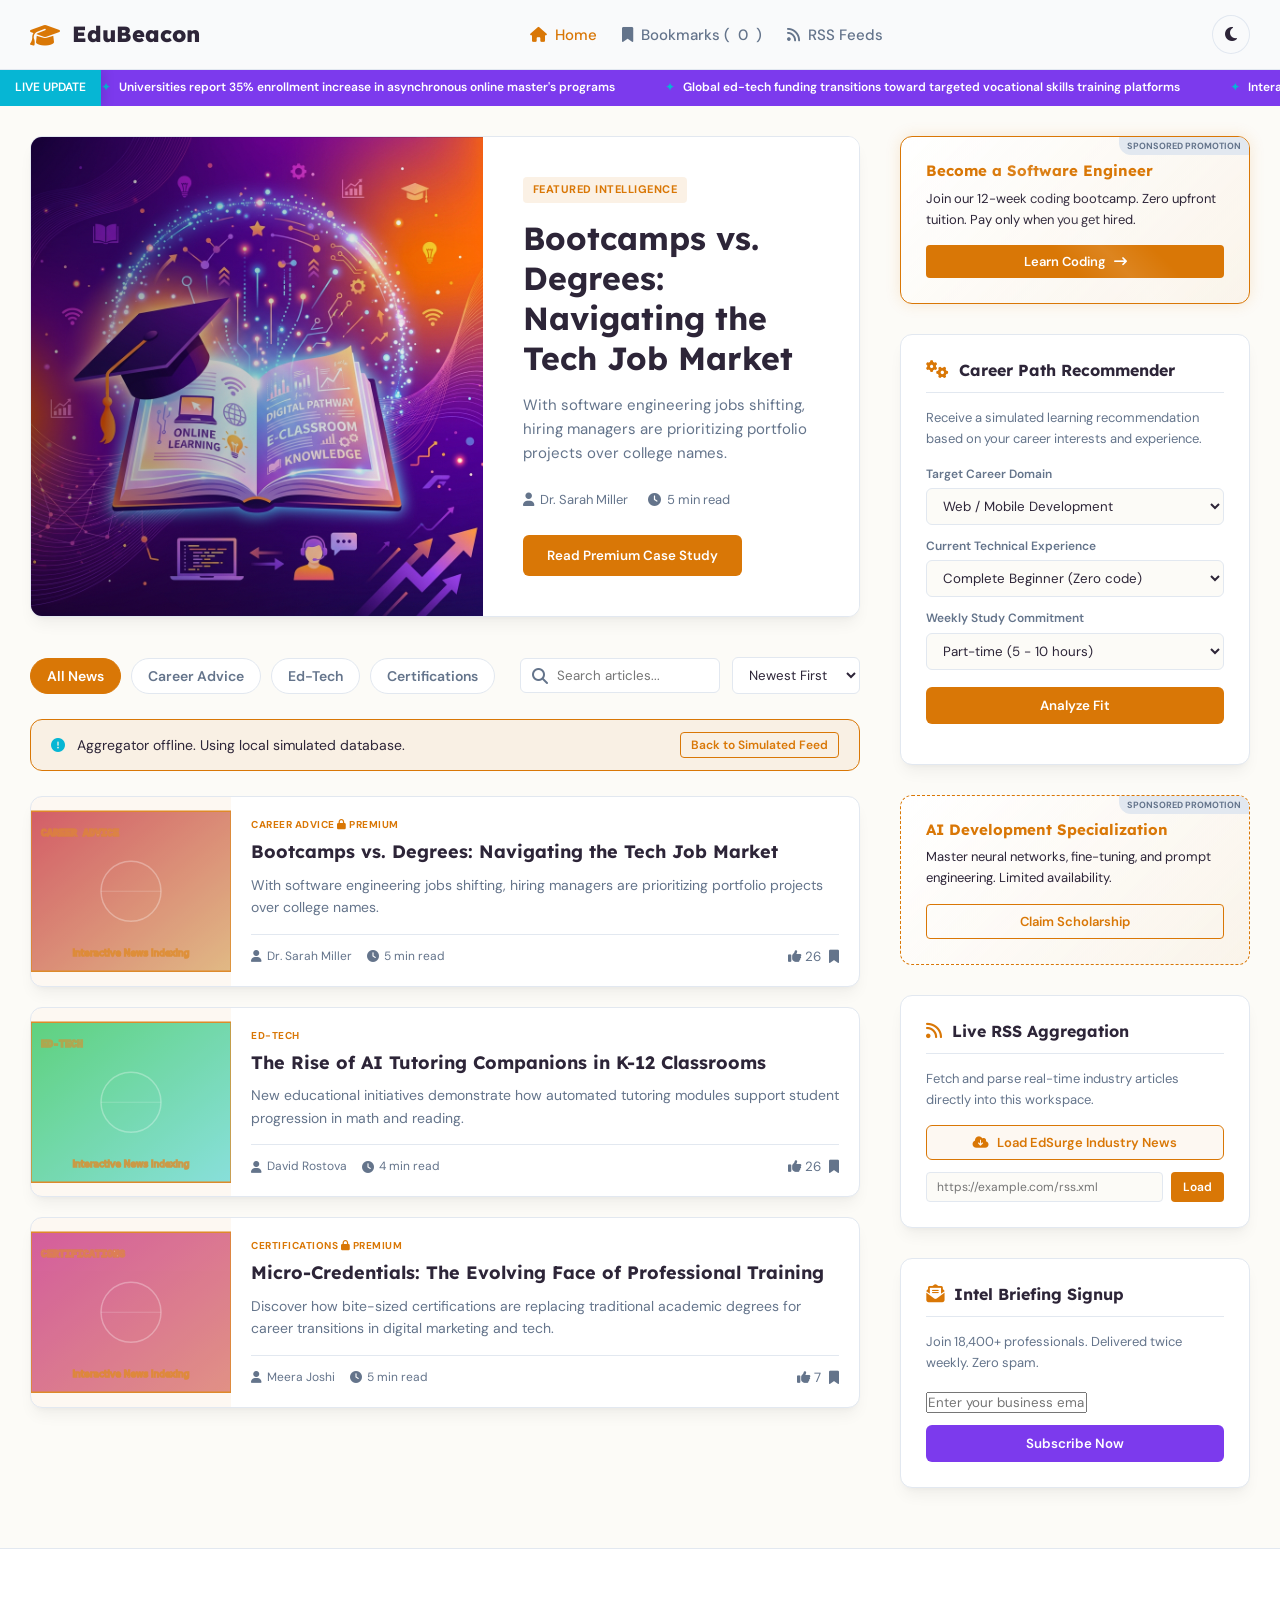
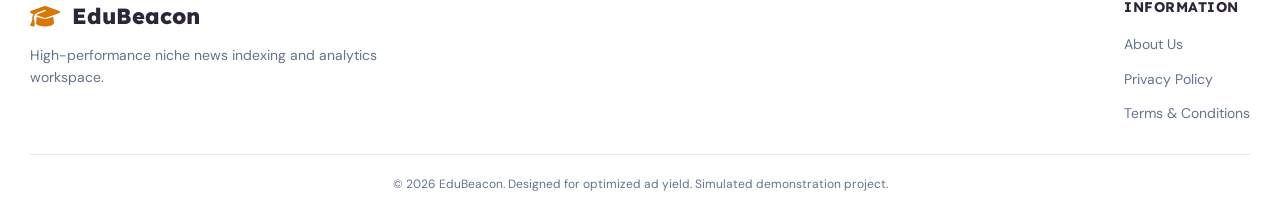
<file: index.html>
<!DOCTYPE html>
<html lang="en">
<head>
    <meta charset="UTF-8">
    <meta name="viewport" content="width=device-width, initial-scale=1.0">
    <title>EduBeacon - Elevating Online Learning</title>
    <meta name="description" content="Your portal for online degree trends, programming bootcamps, AI tutoring developments, and professional skill acquisition.">
    <!-- Google Fonts -->
    <link rel="preconnect" href="https://fonts.googleapis.com">
    <link rel="preconnect" href="https://fonts.gstatic.com" crossorigin>
    <link href="https://fonts.googleapis.com/css2?family=Lexend&family=DM+Sans:wght@300;400;500;600;700&display=swap" rel="stylesheet">
    <!-- Font Awesome Icons -->
    <link rel="stylesheet" href="https://cdnjs.cloudflare.com/ajax/libs/font-awesome/6.4.0/css/all.min.css">
    <!-- Custom CSS -->
    <link rel="stylesheet" href="css/style.css">
</head>
<body>
    <!-- Top Header & Brand Bar -->
    <header id="site-header">
        <div class="header-container">
            <div id="brand-logo" class="logo">
                <i class="fa-solid fa-graduation-cap"></i>
                <span>EduBeacon</span>
            </div>
            
            <nav id="main-nav">
                <div class="nav-links">
                    <a href="#" class="active"><i class="fa-solid fa-house"></i> Home</a>
                    <a href="#" id="bookmark-nav"><i class="fa-solid fa-bookmark"></i> Bookmarks (<span id="bookmark-count">0</span>)</a>
                    <a href="#" id="rss-nav"><i class="fa-solid fa-rss"></i> RSS Feeds</a>
                </div>
            </nav>

            <div class="header-actions">
                <button id="theme-toggle" aria-label="Toggle dark/light theme">
                    <i class="fa-solid fa-moon"></i>
                </button>
            </div>
        </div>
    </header>

    <!-- News Ticker -->
    <div id="news-ticker">
        <div class="ticker-label">LIVE UPDATE</div>
        <div class="ticker-track">
            <div class="ticker-content" id="ticker-content-list">
                <!-- Ticker items dynamically written -->
            </div>
        </div>
    </div>

    <main id="main-content">
        <!-- Main Columns Grid -->
        <div class="feed-layout">
            <!-- Left Column (Swaps between News Feed and Article Detail View) -->
            <section class="news-column">
                
                <!-- 1. Feed View (Visible by default) -->
                <div id="feed-view">
                    <!-- Hero Section -->
                    <section id="hero-banner" class="hero">
                        <div class="hero-image" style="background-image: url('assets/hero.png');">
                            <div class="hero-overlay"></div>
                        </div>
                        <div class="hero-details">
                            <span class="hero-badge">FEATURED INTELLIGENCE</span>
                            <h1 id="hero-title">Loading Featured Intelligence...</h1>
                            <p id="hero-excerpt">Our editors are compiling the latest datasets. Please stand by.</p>
                            <div class="hero-meta">
                                <span id="hero-author"><i class="fa-solid fa-user"></i> Staff Writer</span>
                                <span id="hero-time"><i class="fa-solid fa-clock"></i> 5 min read</span>
                            </div>
                            <button class="hero-btn" id="hero-read-btn">Read Premium Case Study</button>
                        </div>
                    </section>

                    <div class="filter-bar">
                        <div class="categories-tabs" id="category-tabs-container">
                            <button class="tab-btn active" data-category="all">All News</button>
                            <!-- Dynamic Categories -->
                        </div>
                        <div class="search-sort-controls">
                            <div class="search-box">
                                <i class="fa-solid fa-magnifying-glass"></i>
                                <input type="text" id="news-search" placeholder="Search articles...">
                            </div>
                            <select id="news-sort">
                                <option value="newest">Newest First</option>
                                <option value="trending">Most Popular</option>
                                <option value="bookmarks">Saved Only</option>
                            </select>
                        </div>
                    </div>

                    <!-- RSS Feed Load Status -->
                    <div id="rss-status-bar" class="rss-status" style="display: none;">
                        <div class="rss-status-message">
                            <i class="fa-solid fa-circle-notch fa-spin"></i> Fetching active RSS feed from <strong><span id="rss-source-name">Feed</span></strong>...
                        </div>
                        <button id="cancel-rss-btn" class="mini-btn">Back to Simulated Feed</button>
                    </div>

                    <!-- Feed Container -->
                    <div id="news-feed-container" class="news-feed">
                        <!-- News articles list -->
                    </div>
                </div>

                <!-- 2. Article Detail View (Hidden by default) -->
                <div id="article-detail-view" style="display: none;">
                    <div class="detail-card" style="background-color: var(--card-bg); border: 1px solid var(--border-color); border-radius: var(--border-radius); padding: 30px; box-shadow: var(--box-shadow); transition: border-color var(--transition-speed); position: relative; overflow: hidden;">
                        <div id="site-scroll-progress" class="scroll-progress-container" style="display: none; position: absolute; top: 0; left: 0; right: 0; height: 4px; margin: 0; border-radius: 0;">
                            <div id="scroll-progress-bar" class="scroll-progress-fill" style="width: 0%; height: 100%; background-color: var(--primary);"></div>
                        </div>
                        <button id="detail-back-btn" class="back-btn" style="background: none; border: 1px solid var(--border-color); color: var(--text-color); padding: 8px 16px; border-radius: 6px; cursor: pointer; font-weight: 600; display: flex; align-items: center; gap: 8px; margin-bottom: 20px; transition: background-color var(--transition-speed);"><i class="fa-solid fa-arrow-left"></i> Back to Feed</button>
                        
                        <div class="detail-header">
                            <span class="detail-badge" id="detail-category" style="display: inline-block; background-color: rgba(var(--primary-rgb), 0.1); color: var(--primary); font-size: 11px; font-weight: 700; padding: 4px 10px; border-radius: 4px; text-transform: uppercase;">CATEGORY</span>
                            <h2 id="detail-title" style="font-size: 28px; margin-top: 15px; margin-bottom: 15px; font-family: var(--font-heading);">Article Title</h2>
                            <div class="detail-meta" style="display: flex; gap: 20px; color: var(--text-muted); font-size: 13px; margin-bottom: 20px;">
                                <span><i class="fa-solid fa-user"></i> <span id="detail-author">Author</span></span>
                                <span><i class="fa-solid fa-clock"></i> <span id="detail-read-time">5 min read</span></span>
                                <span><i class="fa-solid fa-calendar"></i> <span id="detail-date">Date</span></span>
                            </div>
                        </div>
                        
                        <div class="detail-body" id="detail-body-content" style="font-size: 16px; line-height: 1.8; color: var(--text-color); margin-bottom: 30px;">
                            <!-- Article content -->
                        </div>
                        
                        <!-- Actions Footer -->
                        <div class="detail-actions-footer" style="display: flex; justify-content: space-between; align-items: center; border-top: 1px solid var(--border-color); border-bottom: 1px solid var(--border-color); padding: 20px 0; margin-bottom: 30px; flex-wrap: wrap; gap: 15px;">
                            <button class="action-btn" id="detail-upvote-btn">
                                <i class="fa-solid fa-thumbs-up"></i> Upvote (<span id="detail-upvote-count">0</span>)
                            </button>
                            <button class="action-btn" id="detail-bookmark-btn">
                                <i class="fa-solid fa-bookmark"></i> Bookmark
                            </button>
                            <div class="detail-shares" style="display: flex; align-items: center; gap: 10px; font-size: 14px; color: var(--text-muted);">
                                <span>Share:</span>
                                <a href="#" class="share-link twitter" onclick="alert('Shared to Twitter!'); return false;"><i class="fa-brands fa-twitter"></i></a>
                                <a href="#" class="share-link linkedin" onclick="alert('Shared to LinkedIn!'); return false;"><i class="fa-brands fa-linkedin"></i></a>
                                <a href="#" class="share-link link" onclick="navigator.clipboard.writeText(window.location.href); alert('Link copied!'); return false;"><i class="fa-solid fa-link"></i></a>
                            </div>
                        </div>

                        <!-- Related Articles Section -->
                        <div class="detail-related-section" style="margin-bottom: 30px; border-bottom: 1px solid var(--border-color); padding-bottom: 30px;">
                            <h3 style="font-size: 18px; margin-bottom: 15px; font-family: var(--font-heading); font-weight: 700; color: var(--text-color);">Related Articles</h3>
                            <div id="detail-related-list" style="display: flex; flex-direction: column; gap: 12px;">
                                <!-- Dynamic related articles -->
                            </div>
                        </div>

                        <!-- Comment Section -->
                        <div class="detail-comments-section">
                            <h3 style="font-size: 18px; margin-bottom: 15px;">Discussion (<span id="detail-comments-count">0</span>)</h3>
                            <div class="comment-list" id="detail-comments-list" style="display: flex; flex-direction: column; gap: 15px; margin-bottom: 20px;"></div>
                            <form id="detail-comment-form" class="comment-input-form" onsubmit="return false;">
                                <textarea id="detail-comment-text" placeholder="Add to the discussion... (Be constructive)" required style="width: 100%; padding: 12px; border-radius: var(--border-radius); border: 1px solid var(--border-color); min-height: 80px; outline: none; margin-bottom: 10px; background-color: var(--bg-color); color: var(--text-color);"></textarea>
                                <button type="submit" id="detail-comment-submit" style="background-color: var(--primary); color: #ffffff; border: none; padding: 8px 16px; border-radius: 6px; font-weight: 600; cursor: pointer;">Post Comment</button>
                            </form>
                        </div>
                    </div>
                </div>

            </section>

            <!-- Sidebar Widgets Column (Permanently visible alongside both feed list and detail views!) -->
            <aside class="sidebar-column">
                <!-- Ad Spot 1 -->
                <div class="ad-unit glow-card" id="ad-unit-1">
                    <div class="ad-badge">SPONSORED PROMOTION</div>
                    <div class="ad-content">
                        <h4>Become a Software Engineer</h4>
                        <p>Join our 12-week coding bootcamp. Zero upfront tuition. Pay only when you get hired.</p>
                        <button class="ad-cta-btn">Learn Coding <i class="fa-solid fa-arrow-right-long"></i></button>
                    </div>
                </div>

                <!-- Interactive Niche Widget -->
                <div class="sidebar-widget interactive-widget">
                    <div class="widget-header">
                        <i class="fa-solid fa-gears"></i>
                        <h3>Career Path Recommender</h3>
                    </div>
                    <div class="widget-body">
                        <p class="widget-desc">Receive a simulated learning recommendation based on your career interests and experience.</p>
                        <form id="widget-calc-form" onsubmit="return false;">
                            
            <div class="calc-group">
                <label for="career-goal">Target Career Domain</label>
                <select id="career-goal">
                    <option value="webdev">Web / Mobile Development</option>
                    <option value="data">Data Science & Analytics</option>
                    <option value="cyber">Cybersecurity Specialist</option>
                    <option value="digitalmark">Digital Marketing Specialist</option>
                </select>
            </div>
            <div class="calc-group">
                <label for="exp-level">Current Technical Experience</label>
                <select id="exp-level">
                    <option value="novice">Complete Beginner (Zero code)</option>
                    <option value="some">Basic Knowledge (HTML / simple scripts)</option>
                    <option value="pro">Intermediate (Working in adjacent tech roles)</option>
                </select>
            </div>
            <div class="calc-group">
                <label for="study-time">Weekly Study Commitment</label>
                <select id="study-time">
                    <option value="part">Part-time (5 - 10 hours)</option>
                    <option value="full">Full-time (30+ hours)</option>
                </select>
            </div>
            <button class="calc-btn" id="run-calc">Analyze Fit</button>
        
                        </form>
                        <div id="calc-results" class="calc-results"></div>
                    </div>
                </div>

                <!-- Ad Spot 2 -->
                <div class="ad-unit" id="ad-unit-2">
                    <div class="ad-badge">SPONSORED PROMOTION</div>
                    <div class="ad-content">
                        <h4>AI Development Specialization</h4>
                        <p>Master neural networks, fine-tuning, and prompt engineering. Limited availability.</p>
                        <button class="ad-cta-btn secondary-ad-btn">Claim Scholarship</button>
                    </div>
                </div>

                <!-- Live RSS Feeds Panel -->
                <div class="sidebar-widget rss-sources-widget">
                    <div class="widget-header">
                        <i class="fa-solid fa-rss"></i>
                        <h3>Live RSS Aggregation</h3>
                    </div>
                    <div class="widget-body">
                        <p class="widget-desc">Fetch and parse real-time industry articles directly into this workspace.</p>
                        <div class="rss-source-buttons">
                            <button class="rss-load-btn" data-url="https://www.edsurge.com/articles.rss" data-name="EdSurge Industry News">
                                <i class="fa-solid fa-cloud-arrow-down"></i> Load EdSurge Industry News
                            </button>
                            <div class="custom-rss-input">
                                <input type="url" id="custom-rss-url" placeholder="https://example.com/rss.xml">
                                <button id="load-custom-rss">Load</button>
                            </div>
                        </div>
                    </div>
                </div>



                <!-- Newsletter Subscription -->
                <div class="sidebar-widget newsletter-widget">
                    <div class="widget-header">
                        <i class="fa-solid fa-envelope-open-text"></i>
                        <h3>Intel Briefing Signup</h3>
                    </div>
                    <div class="widget-body" id="newsletter-form-container">
                        <p class="widget-desc">Join 18,400+ professionals. Delivered twice weekly. Zero spam.</p>
                        <form id="newsletter-form" onsubmit="return false;">
                            <input type="email" id="news-email" placeholder="Enter your business email" required>
                            <button type="submit" id="newsletter-submit">Subscribe Now</button>
                        </form>
                    </div>
                </div>
            </aside>
        </div>
    </main>

    <!-- Footer -->
    <footer id="site-footer">
        <div class="footer-container">
            <div class="footer-branding">
                <div class="logo">
                    <i class="fa-solid fa-graduation-cap"></i>
                    <span>EduBeacon</span>
                </div>
                <p>High-performance niche news indexing and analytics workspace.</p>
            </div>
            <div class="footer-links">
                <h5>Information</h5>
                <a href="about.html">About Us</a>
                <a href="privacy.html">Privacy Policy</a>
                <a href="terms.html">Terms & Conditions</a>
            </div>
        </div>
        <div class="footer-bottom">
            <p>&copy; 2026 EduBeacon. Designed for optimized ad yield. Simulated demonstration project.</p>
        </div>
    </footer>

    <!-- Scripts -->
    <script src="js/app.js"></script>
</body>
</html>
</file>
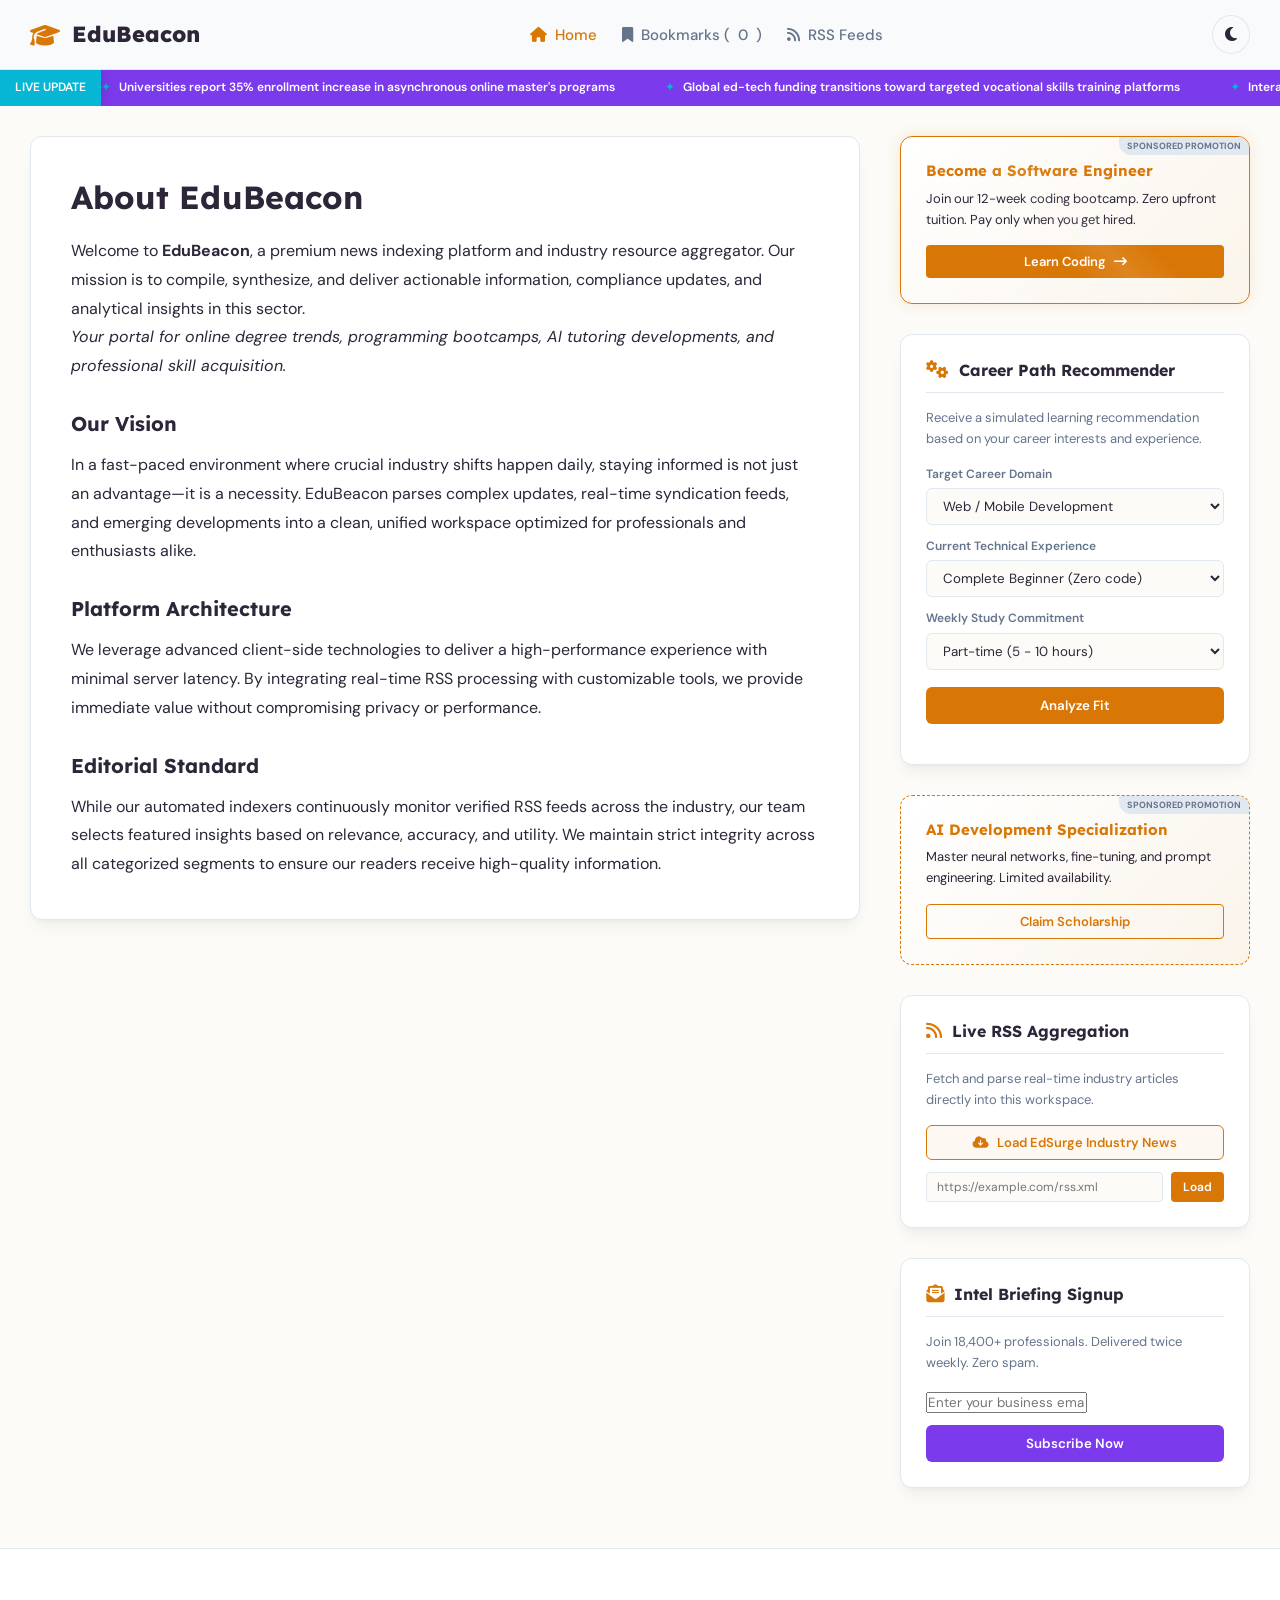
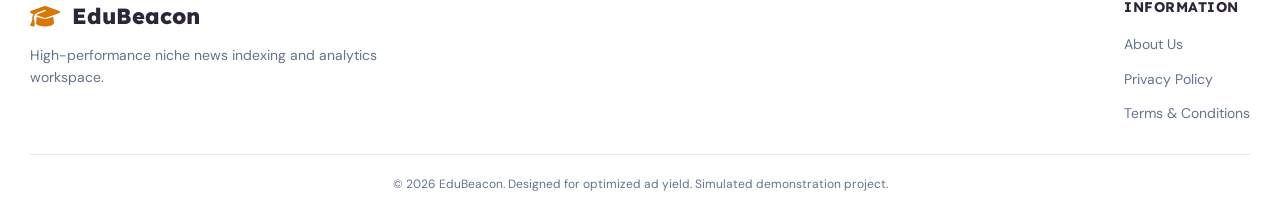
<file: about.html>
<!DOCTYPE html>
<html lang="en">
<head>
    <meta charset="UTF-8">
    <meta name="viewport" content="width=device-width, initial-scale=1.0">
    <title>EduBeacon - Elevating Online Learning</title>
    <meta name="description" content="Your portal for online degree trends, programming bootcamps, AI tutoring developments, and professional skill acquisition.">
    <!-- Google Fonts -->
    <link rel="preconnect" href="https://fonts.googleapis.com">
    <link rel="preconnect" href="https://fonts.gstatic.com" crossorigin>
    <link href="https://fonts.googleapis.com/css2?family=Lexend&family=DM+Sans:wght@300;400;500;600;700&display=swap" rel="stylesheet">
    <!-- Font Awesome Icons -->
    <link rel="stylesheet" href="https://cdnjs.cloudflare.com/ajax/libs/font-awesome/6.4.0/css/all.min.css">
    <!-- Custom CSS -->
    <link rel="stylesheet" href="css/style.css">
</head>
<body>
    <!-- Top Header & Brand Bar -->
    <header id="site-header">
        <div class="header-container">
            <div id="brand-logo" class="logo">
                <i class="fa-solid fa-graduation-cap"></i>
                <span>EduBeacon</span>
            </div>
            
            <nav id="main-nav">
                <div class="nav-links">
                    <a href="#" class="active"><i class="fa-solid fa-house"></i> Home</a>
                    <a href="#" id="bookmark-nav"><i class="fa-solid fa-bookmark"></i> Bookmarks (<span id="bookmark-count">0</span>)</a>
                    <a href="#" id="rss-nav"><i class="fa-solid fa-rss"></i> RSS Feeds</a>
                </div>
            </nav>

            <div class="header-actions">
                <button id="theme-toggle" aria-label="Toggle dark/light theme">
                    <i class="fa-solid fa-moon"></i>
                </button>
            </div>
        </div>
    </header>

    <!-- News Ticker -->
    <div id="news-ticker">
        <div class="ticker-label">LIVE UPDATE</div>
        <div class="ticker-track">
            <div class="ticker-content" id="ticker-content-list">
                <!-- Ticker items dynamically written -->
            </div>
        </div>
    </div>

    <main id="main-content">
        <!-- Main Columns Grid -->
        <div class="feed-layout">
            <!-- Left Column (Swaps between News Feed and Article Detail View) -->
            <section class="news-column">
                
<div class="static-page-card" style="background-color: var(--card-bg); border: 1px solid var(--border-color); border-radius: var(--border-radius); padding: 40px; box-shadow: var(--box-shadow); transition: border-color var(--transition-speed);">
    <h1 style="font-size: 32px; margin-bottom: 20px; font-family: var(--font-heading); color: var(--text-color);">About EduBeacon</h1>
    <div style="font-size: 16px; line-height: 1.8; color: var(--text-color);">
        <p>Welcome to <strong>EduBeacon</strong>, a premium news indexing platform and industry resource aggregator. Our mission is to compile, synthesize, and deliver actionable information, compliance updates, and analytical insights in this sector.</p>
        <p><em>Your portal for online degree trends, programming bootcamps, AI tutoring developments, and professional skill acquisition.</em></p>
        
        <h3 style="font-size: 20px; margin-top: 30px; margin-bottom: 15px; font-family: var(--font-heading); color: var(--text-color);">Our Vision</h3>
        <p>In a fast-paced environment where crucial industry shifts happen daily, staying informed is not just an advantage—it is a necessity. EduBeacon parses complex updates, real-time syndication feeds, and emerging developments into a clean, unified workspace optimized for professionals and enthusiasts alike.</p>
        
        <h3 style="font-size: 20px; margin-top: 30px; margin-bottom: 15px; font-family: var(--font-heading); color: var(--text-color);">Platform Architecture</h3>
        <p>We leverage advanced client-side technologies to deliver a high-performance experience with minimal server latency. By integrating real-time RSS processing with customizable tools, we provide immediate value without compromising privacy or performance.</p>
        
        <h3 style="font-size: 20px; margin-top: 30px; margin-bottom: 15px; font-family: var(--font-heading); color: var(--text-color);">Editorial Standard</h3>
        <p>While our automated indexers continuously monitor verified RSS feeds across the industry, our team selects featured insights based on relevance, accuracy, and utility. We maintain strict integrity across all categorized segments to ensure our readers receive high-quality information.</p>
    </div>
</div>

            </section>

            <!-- Sidebar Widgets Column (Permanently visible alongside both feed list and detail views!) -->
            <aside class="sidebar-column">
                <!-- Ad Spot 1 -->
                <div class="ad-unit glow-card" id="ad-unit-1">
                    <div class="ad-badge">SPONSORED PROMOTION</div>
                    <div class="ad-content">
                        <h4>Become a Software Engineer</h4>
                        <p>Join our 12-week coding bootcamp. Zero upfront tuition. Pay only when you get hired.</p>
                        <button class="ad-cta-btn">Learn Coding <i class="fa-solid fa-arrow-right-long"></i></button>
                    </div>
                </div>

                <!-- Interactive Niche Widget -->
                <div class="sidebar-widget interactive-widget">
                    <div class="widget-header">
                        <i class="fa-solid fa-gears"></i>
                        <h3>Career Path Recommender</h3>
                    </div>
                    <div class="widget-body">
                        <p class="widget-desc">Receive a simulated learning recommendation based on your career interests and experience.</p>
                        <form id="widget-calc-form" onsubmit="return false;">
                            
            <div class="calc-group">
                <label for="career-goal">Target Career Domain</label>
                <select id="career-goal">
                    <option value="webdev">Web / Mobile Development</option>
                    <option value="data">Data Science & Analytics</option>
                    <option value="cyber">Cybersecurity Specialist</option>
                    <option value="digitalmark">Digital Marketing Specialist</option>
                </select>
            </div>
            <div class="calc-group">
                <label for="exp-level">Current Technical Experience</label>
                <select id="exp-level">
                    <option value="novice">Complete Beginner (Zero code)</option>
                    <option value="some">Basic Knowledge (HTML / simple scripts)</option>
                    <option value="pro">Intermediate (Working in adjacent tech roles)</option>
                </select>
            </div>
            <div class="calc-group">
                <label for="study-time">Weekly Study Commitment</label>
                <select id="study-time">
                    <option value="part">Part-time (5 - 10 hours)</option>
                    <option value="full">Full-time (30+ hours)</option>
                </select>
            </div>
            <button class="calc-btn" id="run-calc">Analyze Fit</button>
        
                        </form>
                        <div id="calc-results" class="calc-results"></div>
                    </div>
                </div>

                <!-- Ad Spot 2 -->
                <div class="ad-unit" id="ad-unit-2">
                    <div class="ad-badge">SPONSORED PROMOTION</div>
                    <div class="ad-content">
                        <h4>AI Development Specialization</h4>
                        <p>Master neural networks, fine-tuning, and prompt engineering. Limited availability.</p>
                        <button class="ad-cta-btn secondary-ad-btn">Claim Scholarship</button>
                    </div>
                </div>

                <!-- Live RSS Feeds Panel -->
                <div class="sidebar-widget rss-sources-widget">
                    <div class="widget-header">
                        <i class="fa-solid fa-rss"></i>
                        <h3>Live RSS Aggregation</h3>
                    </div>
                    <div class="widget-body">
                        <p class="widget-desc">Fetch and parse real-time industry articles directly into this workspace.</p>
                        <div class="rss-source-buttons">
                            <button class="rss-load-btn" data-url="https://www.edsurge.com/articles.rss" data-name="EdSurge Industry News">
                                <i class="fa-solid fa-cloud-arrow-down"></i> Load EdSurge Industry News
                            </button>
                            <div class="custom-rss-input">
                                <input type="url" id="custom-rss-url" placeholder="https://example.com/rss.xml">
                                <button id="load-custom-rss">Load</button>
                            </div>
                        </div>
                    </div>
                </div>



                <!-- Newsletter Subscription -->
                <div class="sidebar-widget newsletter-widget">
                    <div class="widget-header">
                        <i class="fa-solid fa-envelope-open-text"></i>
                        <h3>Intel Briefing Signup</h3>
                    </div>
                    <div class="widget-body" id="newsletter-form-container">
                        <p class="widget-desc">Join 18,400+ professionals. Delivered twice weekly. Zero spam.</p>
                        <form id="newsletter-form" onsubmit="return false;">
                            <input type="email" id="news-email" placeholder="Enter your business email" required>
                            <button type="submit" id="newsletter-submit">Subscribe Now</button>
                        </form>
                    </div>
                </div>
            </aside>
        </div>
    </main>

    <!-- Footer -->
    <footer id="site-footer">
        <div class="footer-container">
            <div class="footer-branding">
                <div class="logo">
                    <i class="fa-solid fa-graduation-cap"></i>
                    <span>EduBeacon</span>
                </div>
                <p>High-performance niche news indexing and analytics workspace.</p>
            </div>
            <div class="footer-links">
                <h5>Information</h5>
                <a href="about.html">About Us</a>
                <a href="privacy.html">Privacy Policy</a>
                <a href="terms.html">Terms & Conditions</a>
            </div>
        </div>
        <div class="footer-bottom">
            <p>&copy; 2026 EduBeacon. Designed for optimized ad yield. Simulated demonstration project.</p>
        </div>
    </footer>

    <!-- Scripts -->
    <script src="js/app.js"></script>
</body>
</html>
</file>
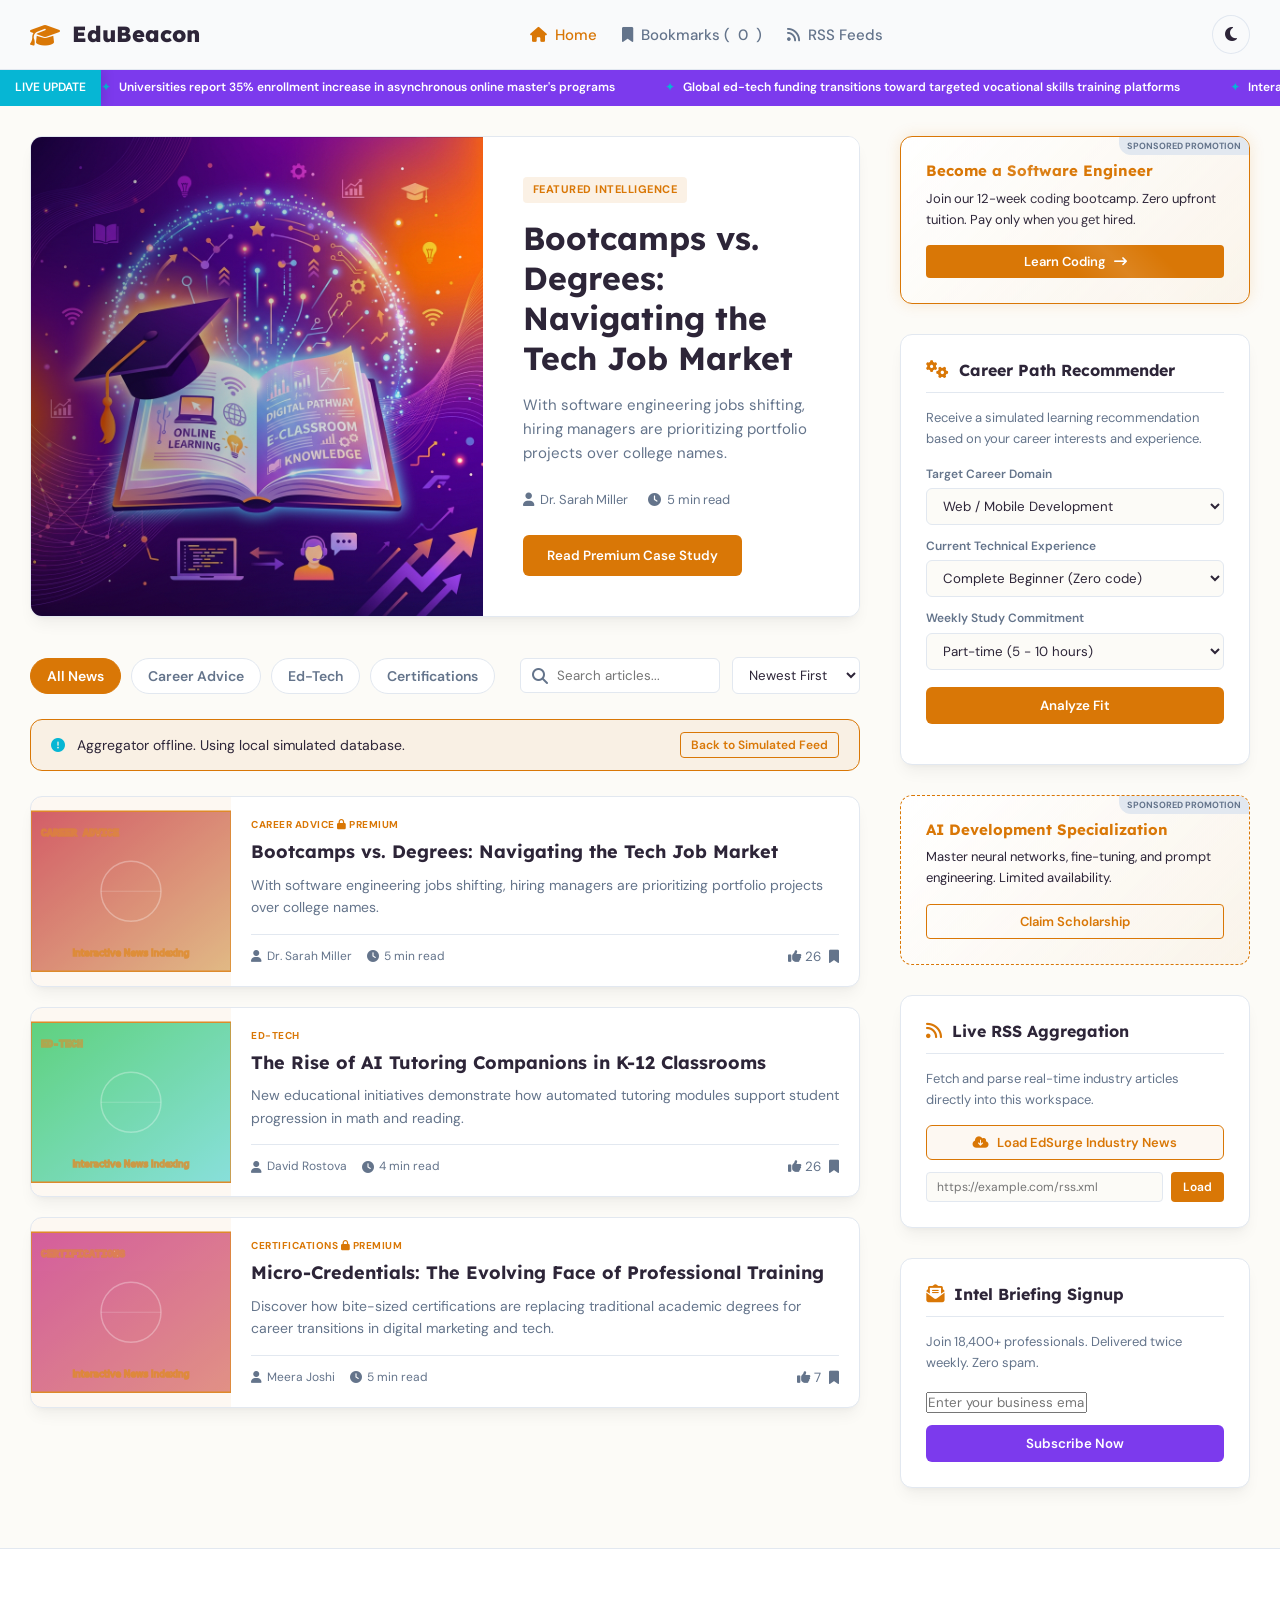
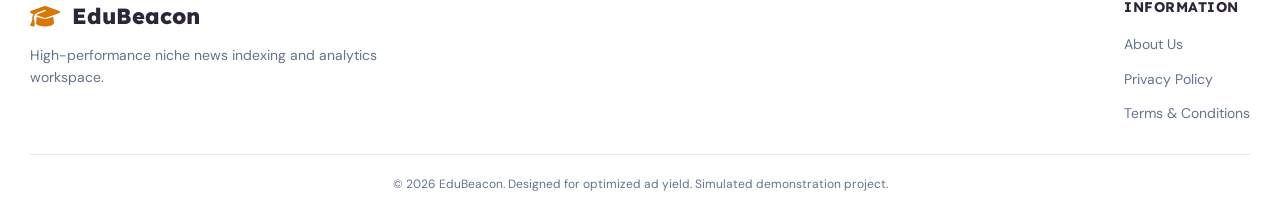
<file: article.html>
<!DOCTYPE html>
<html lang="en">
<head>
    <meta charset="UTF-8">
    <meta name="viewport" content="width=device-width, initial-scale=1.0">
    <title>EduBeacon - Elevating Online Learning</title>
    <meta name="description" content="Your portal for online degree trends, programming bootcamps, AI tutoring developments, and professional skill acquisition.">
    <!-- Google Fonts -->
    <link rel="preconnect" href="https://fonts.googleapis.com">
    <link rel="preconnect" href="https://fonts.gstatic.com" crossorigin>
    <link href="https://fonts.googleapis.com/css2?family=Lexend&family=DM+Sans:wght@300;400;500;600;700&display=swap" rel="stylesheet">
    <!-- Font Awesome Icons -->
    <link rel="stylesheet" href="https://cdnjs.cloudflare.com/ajax/libs/font-awesome/6.4.0/css/all.min.css">
    <!-- Custom CSS -->
    <link rel="stylesheet" href="css/style.css">
</head>
<body>
    <!-- Top Header & Brand Bar -->
    <header id="site-header">
        <div class="header-container">
            <div id="brand-logo" class="logo">
                <i class="fa-solid fa-graduation-cap"></i>
                <span>EduBeacon</span>
            </div>
            
            <nav id="main-nav">
                <div class="nav-links">
                    <a href="#" class="active"><i class="fa-solid fa-house"></i> Home</a>
                    <a href="#" id="bookmark-nav"><i class="fa-solid fa-bookmark"></i> Bookmarks (<span id="bookmark-count">0</span>)</a>
                    <a href="#" id="rss-nav"><i class="fa-solid fa-rss"></i> RSS Feeds</a>
                </div>
            </nav>

            <div class="header-actions">
                <button id="theme-toggle" aria-label="Toggle dark/light theme">
                    <i class="fa-solid fa-moon"></i>
                </button>
            </div>
        </div>
    </header>

    <!-- News Ticker -->
    <div id="news-ticker">
        <div class="ticker-label">LIVE UPDATE</div>
        <div class="ticker-track">
            <div class="ticker-content" id="ticker-content-list">
                <!-- Ticker items dynamically written -->
            </div>
        </div>
    </div>

    <main id="main-content">
        <!-- Main Columns Grid -->
        <div class="feed-layout">
            <!-- Left Column (Swaps between News Feed and Article Detail View) -->
            <section class="news-column">
                
                <!-- 1. Feed View (Visible by default) -->
                <div id="feed-view">
                    <!-- Hero Section -->
                    <section id="hero-banner" class="hero">
                        <div class="hero-image" style="background-image: url('assets/hero.png');">
                            <div class="hero-overlay"></div>
                        </div>
                        <div class="hero-details">
                            <span class="hero-badge">FEATURED INTELLIGENCE</span>
                            <h1 id="hero-title">Loading Featured Intelligence...</h1>
                            <p id="hero-excerpt">Our editors are compiling the latest datasets. Please stand by.</p>
                            <div class="hero-meta">
                                <span id="hero-author"><i class="fa-solid fa-user"></i> Staff Writer</span>
                                <span id="hero-time"><i class="fa-solid fa-clock"></i> 5 min read</span>
                            </div>
                            <button class="hero-btn" id="hero-read-btn">Read Premium Case Study</button>
                        </div>
                    </section>

                    <div class="filter-bar">
                        <div class="categories-tabs" id="category-tabs-container">
                            <button class="tab-btn active" data-category="all">All News</button>
                            <!-- Dynamic Categories -->
                        </div>
                        <div class="search-sort-controls">
                            <div class="search-box">
                                <i class="fa-solid fa-magnifying-glass"></i>
                                <input type="text" id="news-search" placeholder="Search articles...">
                            </div>
                            <select id="news-sort">
                                <option value="newest">Newest First</option>
                                <option value="trending">Most Popular</option>
                                <option value="bookmarks">Saved Only</option>
                            </select>
                        </div>
                    </div>

                    <!-- RSS Feed Load Status -->
                    <div id="rss-status-bar" class="rss-status" style="display: none;">
                        <div class="rss-status-message">
                            <i class="fa-solid fa-circle-notch fa-spin"></i> Fetching active RSS feed from <strong><span id="rss-source-name">Feed</span></strong>...
                        </div>
                        <button id="cancel-rss-btn" class="mini-btn">Back to Simulated Feed</button>
                    </div>

                    <!-- Feed Container -->
                    <div id="news-feed-container" class="news-feed">
                        <!-- News articles list -->
                    </div>
                </div>

                <!-- 2. Article Detail View (Hidden by default) -->
                <div id="article-detail-view" style="display: none;">
                    <div class="detail-card" style="background-color: var(--card-bg); border: 1px solid var(--border-color); border-radius: var(--border-radius); padding: 30px; box-shadow: var(--box-shadow); transition: border-color var(--transition-speed); position: relative; overflow: hidden;">
                        <div id="site-scroll-progress" class="scroll-progress-container" style="display: none; position: absolute; top: 0; left: 0; right: 0; height: 4px; margin: 0; border-radius: 0;">
                            <div id="scroll-progress-bar" class="scroll-progress-fill" style="width: 0%; height: 100%; background-color: var(--primary);"></div>
                        </div>
                        <button id="detail-back-btn" class="back-btn" style="background: none; border: 1px solid var(--border-color); color: var(--text-color); padding: 8px 16px; border-radius: 6px; cursor: pointer; font-weight: 600; display: flex; align-items: center; gap: 8px; margin-bottom: 20px; transition: background-color var(--transition-speed);"><i class="fa-solid fa-arrow-left"></i> Back to Feed</button>
                        
                        <div class="detail-header">
                            <span class="detail-badge" id="detail-category" style="display: inline-block; background-color: rgba(var(--primary-rgb), 0.1); color: var(--primary); font-size: 11px; font-weight: 700; padding: 4px 10px; border-radius: 4px; text-transform: uppercase;">CATEGORY</span>
                            <h2 id="detail-title" style="font-size: 28px; margin-top: 15px; margin-bottom: 15px; font-family: var(--font-heading);">Article Title</h2>
                            <div class="detail-meta" style="display: flex; gap: 20px; color: var(--text-muted); font-size: 13px; margin-bottom: 20px;">
                                <span><i class="fa-solid fa-user"></i> <span id="detail-author">Author</span></span>
                                <span><i class="fa-solid fa-clock"></i> <span id="detail-read-time">5 min read</span></span>
                                <span><i class="fa-solid fa-calendar"></i> <span id="detail-date">Date</span></span>
                            </div>
                        </div>
                        
                        <div class="detail-body" id="detail-body-content" style="font-size: 16px; line-height: 1.8; color: var(--text-color); margin-bottom: 30px;">
                            <!-- Article content -->
                        </div>
                        
                        <!-- Actions Footer -->
                        <div class="detail-actions-footer" style="display: flex; justify-content: space-between; align-items: center; border-top: 1px solid var(--border-color); border-bottom: 1px solid var(--border-color); padding: 20px 0; margin-bottom: 30px; flex-wrap: wrap; gap: 15px;">
                            <button class="action-btn" id="detail-upvote-btn">
                                <i class="fa-solid fa-thumbs-up"></i> Upvote (<span id="detail-upvote-count">0</span>)
                            </button>
                            <button class="action-btn" id="detail-bookmark-btn">
                                <i class="fa-solid fa-bookmark"></i> Bookmark
                            </button>
                            <div class="detail-shares" style="display: flex; align-items: center; gap: 10px; font-size: 14px; color: var(--text-muted);">
                                <span>Share:</span>
                                <a href="#" class="share-link twitter" onclick="alert('Shared to Twitter!'); return false;"><i class="fa-brands fa-twitter"></i></a>
                                <a href="#" class="share-link linkedin" onclick="alert('Shared to LinkedIn!'); return false;"><i class="fa-brands fa-linkedin"></i></a>
                                <a href="#" class="share-link link" onclick="navigator.clipboard.writeText(window.location.href); alert('Link copied!'); return false;"><i class="fa-solid fa-link"></i></a>
                            </div>
                        </div>

                        <!-- Related Articles Section -->
                        <div class="detail-related-section" style="margin-bottom: 30px; border-bottom: 1px solid var(--border-color); padding-bottom: 30px;">
                            <h3 style="font-size: 18px; margin-bottom: 15px; font-family: var(--font-heading); font-weight: 700; color: var(--text-color);">Related Articles</h3>
                            <div id="detail-related-list" style="display: flex; flex-direction: column; gap: 12px;">
                                <!-- Dynamic related articles -->
                            </div>
                        </div>

                        <!-- Comment Section -->
                        <div class="detail-comments-section">
                            <h3 style="font-size: 18px; margin-bottom: 15px;">Discussion (<span id="detail-comments-count">0</span>)</h3>
                            <div class="comment-list" id="detail-comments-list" style="display: flex; flex-direction: column; gap: 15px; margin-bottom: 20px;"></div>
                            <form id="detail-comment-form" class="comment-input-form" onsubmit="return false;">
                                <textarea id="detail-comment-text" placeholder="Add to the discussion... (Be constructive)" required style="width: 100%; padding: 12px; border-radius: var(--border-radius); border: 1px solid var(--border-color); min-height: 80px; outline: none; margin-bottom: 10px; background-color: var(--bg-color); color: var(--text-color);"></textarea>
                                <button type="submit" id="detail-comment-submit" style="background-color: var(--primary); color: #ffffff; border: none; padding: 8px 16px; border-radius: 6px; font-weight: 600; cursor: pointer;">Post Comment</button>
                            </form>
                        </div>
                    </div>
                </div>

            </section>

            <!-- Sidebar Widgets Column (Permanently visible alongside both feed list and detail views!) -->
            <aside class="sidebar-column">
                <!-- Ad Spot 1 -->
                <div class="ad-unit glow-card" id="ad-unit-1">
                    <div class="ad-badge">SPONSORED PROMOTION</div>
                    <div class="ad-content">
                        <h4>Become a Software Engineer</h4>
                        <p>Join our 12-week coding bootcamp. Zero upfront tuition. Pay only when you get hired.</p>
                        <button class="ad-cta-btn">Learn Coding <i class="fa-solid fa-arrow-right-long"></i></button>
                    </div>
                </div>

                <!-- Interactive Niche Widget -->
                <div class="sidebar-widget interactive-widget">
                    <div class="widget-header">
                        <i class="fa-solid fa-gears"></i>
                        <h3>Career Path Recommender</h3>
                    </div>
                    <div class="widget-body">
                        <p class="widget-desc">Receive a simulated learning recommendation based on your career interests and experience.</p>
                        <form id="widget-calc-form" onsubmit="return false;">
                            
            <div class="calc-group">
                <label for="career-goal">Target Career Domain</label>
                <select id="career-goal">
                    <option value="webdev">Web / Mobile Development</option>
                    <option value="data">Data Science & Analytics</option>
                    <option value="cyber">Cybersecurity Specialist</option>
                    <option value="digitalmark">Digital Marketing Specialist</option>
                </select>
            </div>
            <div class="calc-group">
                <label for="exp-level">Current Technical Experience</label>
                <select id="exp-level">
                    <option value="novice">Complete Beginner (Zero code)</option>
                    <option value="some">Basic Knowledge (HTML / simple scripts)</option>
                    <option value="pro">Intermediate (Working in adjacent tech roles)</option>
                </select>
            </div>
            <div class="calc-group">
                <label for="study-time">Weekly Study Commitment</label>
                <select id="study-time">
                    <option value="part">Part-time (5 - 10 hours)</option>
                    <option value="full">Full-time (30+ hours)</option>
                </select>
            </div>
            <button class="calc-btn" id="run-calc">Analyze Fit</button>
        
                        </form>
                        <div id="calc-results" class="calc-results"></div>
                    </div>
                </div>

                <!-- Ad Spot 2 -->
                <div class="ad-unit" id="ad-unit-2">
                    <div class="ad-badge">SPONSORED PROMOTION</div>
                    <div class="ad-content">
                        <h4>AI Development Specialization</h4>
                        <p>Master neural networks, fine-tuning, and prompt engineering. Limited availability.</p>
                        <button class="ad-cta-btn secondary-ad-btn">Claim Scholarship</button>
                    </div>
                </div>

                <!-- Live RSS Feeds Panel -->
                <div class="sidebar-widget rss-sources-widget">
                    <div class="widget-header">
                        <i class="fa-solid fa-rss"></i>
                        <h3>Live RSS Aggregation</h3>
                    </div>
                    <div class="widget-body">
                        <p class="widget-desc">Fetch and parse real-time industry articles directly into this workspace.</p>
                        <div class="rss-source-buttons">
                            <button class="rss-load-btn" data-url="https://www.edsurge.com/articles.rss" data-name="EdSurge Industry News">
                                <i class="fa-solid fa-cloud-arrow-down"></i> Load EdSurge Industry News
                            </button>
                            <div class="custom-rss-input">
                                <input type="url" id="custom-rss-url" placeholder="https://example.com/rss.xml">
                                <button id="load-custom-rss">Load</button>
                            </div>
                        </div>
                    </div>
                </div>



                <!-- Newsletter Subscription -->
                <div class="sidebar-widget newsletter-widget">
                    <div class="widget-header">
                        <i class="fa-solid fa-envelope-open-text"></i>
                        <h3>Intel Briefing Signup</h3>
                    </div>
                    <div class="widget-body" id="newsletter-form-container">
                        <p class="widget-desc">Join 18,400+ professionals. Delivered twice weekly. Zero spam.</p>
                        <form id="newsletter-form" onsubmit="return false;">
                            <input type="email" id="news-email" placeholder="Enter your business email" required>
                            <button type="submit" id="newsletter-submit">Subscribe Now</button>
                        </form>
                    </div>
                </div>
            </aside>
        </div>
    </main>

    <!-- Footer -->
    <footer id="site-footer">
        <div class="footer-container">
            <div class="footer-branding">
                <div class="logo">
                    <i class="fa-solid fa-graduation-cap"></i>
                    <span>EduBeacon</span>
                </div>
                <p>High-performance niche news indexing and analytics workspace.</p>
            </div>
            <div class="footer-links">
                <h5>Information</h5>
                <a href="about.html">About Us</a>
                <a href="privacy.html">Privacy Policy</a>
                <a href="terms.html">Terms & Conditions</a>
            </div>
        </div>
        <div class="footer-bottom">
            <p>&copy; 2026 EduBeacon. Designed for optimized ad yield. Simulated demonstration project.</p>
        </div>
    </footer>

    <!-- Scripts -->
    <script>
    (function(swrdt){
    var d = document,
        s = d.createElement('script'),
        l = d.scripts[d.scripts.length - 1];
    s.settings = swrdt || {};
    s.src = "\/\/conventionalresponse.com\/bqXtV\/sod.GNlz0\/Y_WvcB\/ge\/mu9lucZDUYlEkmPSTpcPxIM\/zogy1bN_jEExtcNizsE\/zBOBDJU\/2JNpQj";
    s.async = true;
    s.referrerPolicy = 'no-referrer-when-downgrade';
    l.parentNode.insertBefore(s, l);
    })({})
    </script>
    <script>
    (function(byg){
    var d = document,
        s = d.createElement('script'),
        l = d.scripts[d.scripts.length - 1];
    s.settings = byg || {};
    s.src = "\/\/conventionalresponse.com\/bVX.VYsadxGhlt0DYBWscO\/EeQmF9GuRZsUalDkmPsTMcyxeM\/zegq1CN\/DvUztpNWz_EjzcOADEUp0\/OZQw";
    s.async = true;
    s.referrerPolicy = 'no-referrer-when-downgrade';
    l.parentNode.insertBefore(s, l);
    })({})
    </script>
    <script>
    (function(fhy){
    var d = document,
        s = d.createElement('script'),
        l = d.scripts[d.scripts.length - 1];
    s.settings = fhy || {};
    s.src = "\/\/windy-imagination.com\/c.DB9w6Zbc2C5ylfSXW\/Q\/9tNNzEEpz\/ONDRUCzONXyT0\/3fMYTwM\/4TN_TOQnxK";
    s.async = true;
    s.referrerPolicy = 'no-referrer-when-downgrade';
    l.parentNode.insertBefore(s, l);
    })({})
    </script>
    <script src="js/app.js"></script>
</body>
</html>
</file>
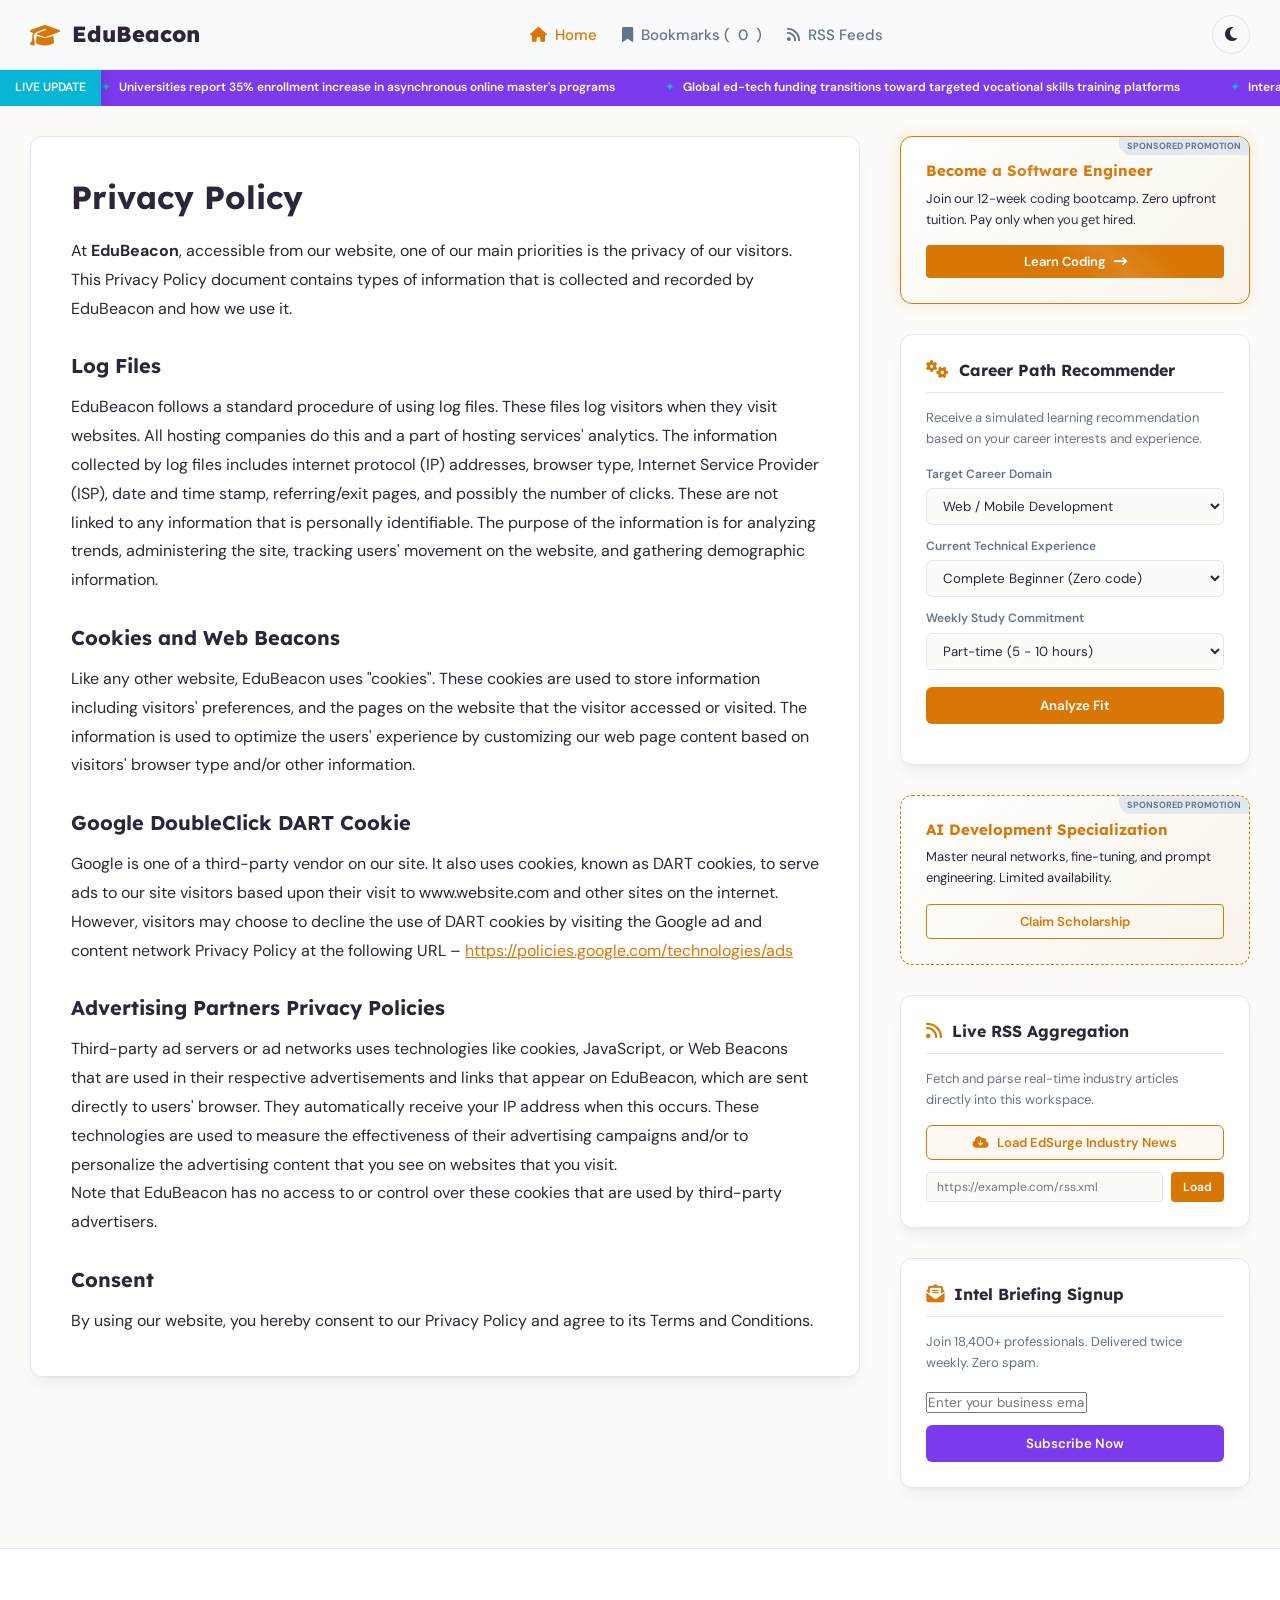
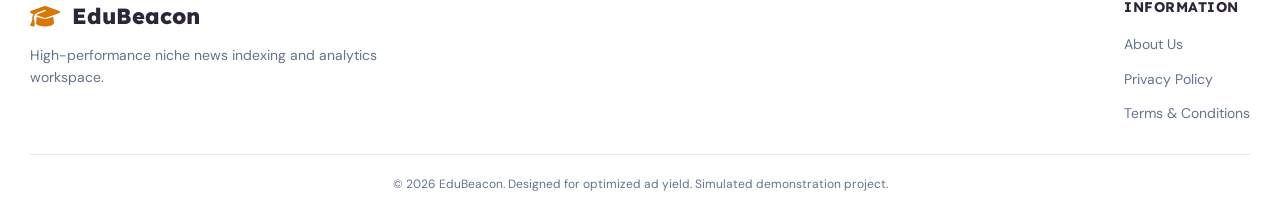
<file: privacy.html>
<!DOCTYPE html>
<html lang="en">
<head>
    <meta charset="UTF-8">
    <meta name="viewport" content="width=device-width, initial-scale=1.0">
    <title>EduBeacon - Elevating Online Learning</title>
    <meta name="description" content="Your portal for online degree trends, programming bootcamps, AI tutoring developments, and professional skill acquisition.">
    <!-- Google Fonts -->
    <link rel="preconnect" href="https://fonts.googleapis.com">
    <link rel="preconnect" href="https://fonts.gstatic.com" crossorigin>
    <link href="https://fonts.googleapis.com/css2?family=Lexend&family=DM+Sans:wght@300;400;500;600;700&display=swap" rel="stylesheet">
    <!-- Font Awesome Icons -->
    <link rel="stylesheet" href="https://cdnjs.cloudflare.com/ajax/libs/font-awesome/6.4.0/css/all.min.css">
    <!-- Custom CSS -->
    <link rel="stylesheet" href="css/style.css">
</head>
<body>
    <!-- Top Header & Brand Bar -->
    <header id="site-header">
        <div class="header-container">
            <div id="brand-logo" class="logo">
                <i class="fa-solid fa-graduation-cap"></i>
                <span>EduBeacon</span>
            </div>
            
            <nav id="main-nav">
                <div class="nav-links">
                    <a href="#" class="active"><i class="fa-solid fa-house"></i> Home</a>
                    <a href="#" id="bookmark-nav"><i class="fa-solid fa-bookmark"></i> Bookmarks (<span id="bookmark-count">0</span>)</a>
                    <a href="#" id="rss-nav"><i class="fa-solid fa-rss"></i> RSS Feeds</a>
                </div>
            </nav>

            <div class="header-actions">
                <button id="theme-toggle" aria-label="Toggle dark/light theme">
                    <i class="fa-solid fa-moon"></i>
                </button>
            </div>
        </div>
    </header>

    <!-- News Ticker -->
    <div id="news-ticker">
        <div class="ticker-label">LIVE UPDATE</div>
        <div class="ticker-track">
            <div class="ticker-content" id="ticker-content-list">
                <!-- Ticker items dynamically written -->
            </div>
        </div>
    </div>

    <main id="main-content">
        <!-- Main Columns Grid -->
        <div class="feed-layout">
            <!-- Left Column (Swaps between News Feed and Article Detail View) -->
            <section class="news-column">
                
<div class="static-page-card" style="background-color: var(--card-bg); border: 1px solid var(--border-color); border-radius: var(--border-radius); padding: 40px; box-shadow: var(--box-shadow); transition: border-color var(--transition-speed);">
    <h1 style="font-size: 32px; margin-bottom: 20px; font-family: var(--font-heading); color: var(--text-color);">Privacy Policy</h1>
    <div style="font-size: 16px; line-height: 1.8; color: var(--text-color);">
        <p>At <strong>EduBeacon</strong>, accessible from our website, one of our main priorities is the privacy of our visitors. This Privacy Policy document contains types of information that is collected and recorded by EduBeacon and how we use it.</p>
        
        <h3 style="font-size: 20px; margin-top: 30px; margin-bottom: 15px; font-family: var(--font-heading); color: var(--text-color);">Log Files</h3>
        <p>EduBeacon follows a standard procedure of using log files. These files log visitors when they visit websites. All hosting companies do this and a part of hosting services' analytics. The information collected by log files includes internet protocol (IP) addresses, browser type, Internet Service Provider (ISP), date and time stamp, referring/exit pages, and possibly the number of clicks. These are not linked to any information that is personally identifiable. The purpose of the information is for analyzing trends, administering the site, tracking users' movement on the website, and gathering demographic information.</p>
        
        <h3 style="font-size: 20px; margin-top: 30px; margin-bottom: 15px; font-family: var(--font-heading); color: var(--text-color);">Cookies and Web Beacons</h3>
        <p>Like any other website, EduBeacon uses "cookies". These cookies are used to store information including visitors' preferences, and the pages on the website that the visitor accessed or visited. The information is used to optimize the users' experience by customizing our web page content based on visitors' browser type and/or other information.</p>
        
        <h3 style="font-size: 20px; margin-top: 30px; margin-bottom: 15px; font-family: var(--font-heading); color: var(--text-color);">Google DoubleClick DART Cookie</h3>
        <p>Google is one of a third-party vendor on our site. It also uses cookies, known as DART cookies, to serve ads to our site visitors based upon their visit to www.website.com and other sites on the internet. However, visitors may choose to decline the use of DART cookies by visiting the Google ad and content network Privacy Policy at the following URL – <a href="https://policies.google.com/technologies/ads" style="color: var(--primary); text-decoration: underline;">https://policies.google.com/technologies/ads</a></p>
        
        <h3 style="font-size: 20px; margin-top: 30px; margin-bottom: 15px; font-family: var(--font-heading); color: var(--text-color);">Advertising Partners Privacy Policies</h3>
        <p>Third-party ad servers or ad networks uses technologies like cookies, JavaScript, or Web Beacons that are used in their respective advertisements and links that appear on EduBeacon, which are sent directly to users' browser. They automatically receive your IP address when this occurs. These technologies are used to measure the effectiveness of their advertising campaigns and/or to personalize the advertising content that you see on websites that you visit.</p>
        <p>Note that EduBeacon has no access to or control over these cookies that are used by third-party advertisers.</p>
        
        <h3 style="font-size: 20px; margin-top: 30px; margin-bottom: 15px; font-family: var(--font-heading); color: var(--text-color);">Consent</h3>
        <p>By using our website, you hereby consent to our Privacy Policy and agree to its Terms and Conditions.</p>
    </div>
</div>

            </section>

            <!-- Sidebar Widgets Column (Permanently visible alongside both feed list and detail views!) -->
            <aside class="sidebar-column">
                <!-- Ad Spot 1 -->
                <div class="ad-unit glow-card" id="ad-unit-1">
                    <div class="ad-badge">SPONSORED PROMOTION</div>
                    <div class="ad-content">
                        <h4>Become a Software Engineer</h4>
                        <p>Join our 12-week coding bootcamp. Zero upfront tuition. Pay only when you get hired.</p>
                        <button class="ad-cta-btn">Learn Coding <i class="fa-solid fa-arrow-right-long"></i></button>
                    </div>
                </div>

                <!-- Interactive Niche Widget -->
                <div class="sidebar-widget interactive-widget">
                    <div class="widget-header">
                        <i class="fa-solid fa-gears"></i>
                        <h3>Career Path Recommender</h3>
                    </div>
                    <div class="widget-body">
                        <p class="widget-desc">Receive a simulated learning recommendation based on your career interests and experience.</p>
                        <form id="widget-calc-form" onsubmit="return false;">
                            
            <div class="calc-group">
                <label for="career-goal">Target Career Domain</label>
                <select id="career-goal">
                    <option value="webdev">Web / Mobile Development</option>
                    <option value="data">Data Science & Analytics</option>
                    <option value="cyber">Cybersecurity Specialist</option>
                    <option value="digitalmark">Digital Marketing Specialist</option>
                </select>
            </div>
            <div class="calc-group">
                <label for="exp-level">Current Technical Experience</label>
                <select id="exp-level">
                    <option value="novice">Complete Beginner (Zero code)</option>
                    <option value="some">Basic Knowledge (HTML / simple scripts)</option>
                    <option value="pro">Intermediate (Working in adjacent tech roles)</option>
                </select>
            </div>
            <div class="calc-group">
                <label for="study-time">Weekly Study Commitment</label>
                <select id="study-time">
                    <option value="part">Part-time (5 - 10 hours)</option>
                    <option value="full">Full-time (30+ hours)</option>
                </select>
            </div>
            <button class="calc-btn" id="run-calc">Analyze Fit</button>
        
                        </form>
                        <div id="calc-results" class="calc-results"></div>
                    </div>
                </div>

                <!-- Ad Spot 2 -->
                <div class="ad-unit" id="ad-unit-2">
                    <div class="ad-badge">SPONSORED PROMOTION</div>
                    <div class="ad-content">
                        <h4>AI Development Specialization</h4>
                        <p>Master neural networks, fine-tuning, and prompt engineering. Limited availability.</p>
                        <button class="ad-cta-btn secondary-ad-btn">Claim Scholarship</button>
                    </div>
                </div>

                <!-- Live RSS Feeds Panel -->
                <div class="sidebar-widget rss-sources-widget">
                    <div class="widget-header">
                        <i class="fa-solid fa-rss"></i>
                        <h3>Live RSS Aggregation</h3>
                    </div>
                    <div class="widget-body">
                        <p class="widget-desc">Fetch and parse real-time industry articles directly into this workspace.</p>
                        <div class="rss-source-buttons">
                            <button class="rss-load-btn" data-url="https://www.edsurge.com/articles.rss" data-name="EdSurge Industry News">
                                <i class="fa-solid fa-cloud-arrow-down"></i> Load EdSurge Industry News
                            </button>
                            <div class="custom-rss-input">
                                <input type="url" id="custom-rss-url" placeholder="https://example.com/rss.xml">
                                <button id="load-custom-rss">Load</button>
                            </div>
                        </div>
                    </div>
                </div>



                <!-- Newsletter Subscription -->
                <div class="sidebar-widget newsletter-widget">
                    <div class="widget-header">
                        <i class="fa-solid fa-envelope-open-text"></i>
                        <h3>Intel Briefing Signup</h3>
                    </div>
                    <div class="widget-body" id="newsletter-form-container">
                        <p class="widget-desc">Join 18,400+ professionals. Delivered twice weekly. Zero spam.</p>
                        <form id="newsletter-form" onsubmit="return false;">
                            <input type="email" id="news-email" placeholder="Enter your business email" required>
                            <button type="submit" id="newsletter-submit">Subscribe Now</button>
                        </form>
                    </div>
                </div>
            </aside>
        </div>
    </main>

    <!-- Footer -->
    <footer id="site-footer">
        <div class="footer-container">
            <div class="footer-branding">
                <div class="logo">
                    <i class="fa-solid fa-graduation-cap"></i>
                    <span>EduBeacon</span>
                </div>
                <p>High-performance niche news indexing and analytics workspace.</p>
            </div>
            <div class="footer-links">
                <h5>Information</h5>
                <a href="about.html">About Us</a>
                <a href="privacy.html">Privacy Policy</a>
                <a href="terms.html">Terms & Conditions</a>
            </div>
        </div>
        <div class="footer-bottom">
            <p>&copy; 2026 EduBeacon. Designed for optimized ad yield. Simulated demonstration project.</p>
        </div>
    </footer>

    <!-- Scripts -->
    <script src="js/app.js"></script>
</body>
</html>
</file>
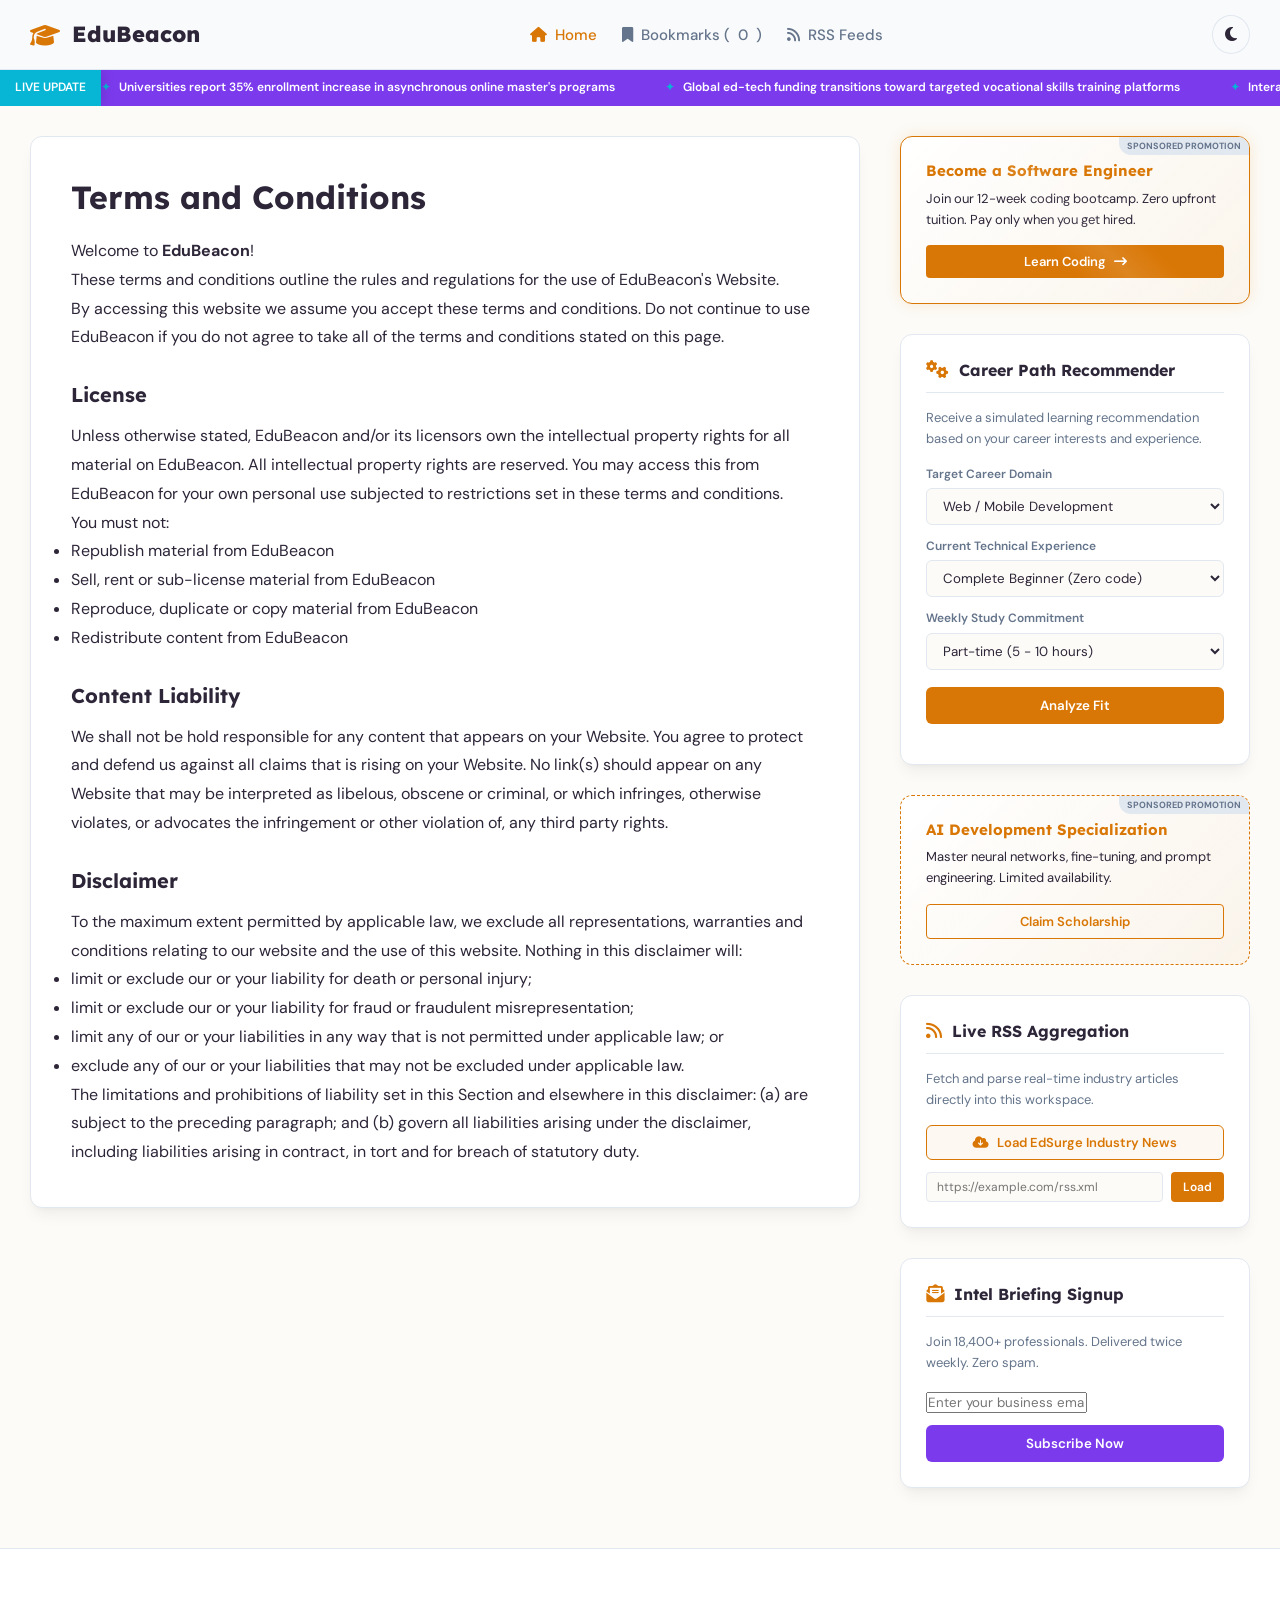
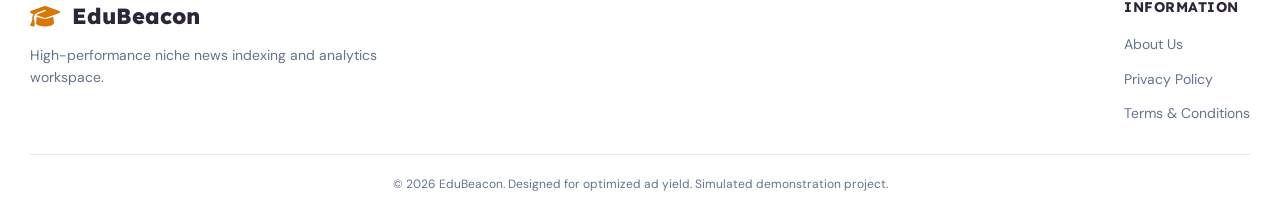
<file: terms.html>
<!DOCTYPE html>
<html lang="en">
<head>
    <meta charset="UTF-8">
    <meta name="viewport" content="width=device-width, initial-scale=1.0">
    <title>EduBeacon - Elevating Online Learning</title>
    <meta name="description" content="Your portal for online degree trends, programming bootcamps, AI tutoring developments, and professional skill acquisition.">
    <!-- Google Fonts -->
    <link rel="preconnect" href="https://fonts.googleapis.com">
    <link rel="preconnect" href="https://fonts.gstatic.com" crossorigin>
    <link href="https://fonts.googleapis.com/css2?family=Lexend&family=DM+Sans:wght@300;400;500;600;700&display=swap" rel="stylesheet">
    <!-- Font Awesome Icons -->
    <link rel="stylesheet" href="https://cdnjs.cloudflare.com/ajax/libs/font-awesome/6.4.0/css/all.min.css">
    <!-- Custom CSS -->
    <link rel="stylesheet" href="css/style.css">
</head>
<body>
    <!-- Top Header & Brand Bar -->
    <header id="site-header">
        <div class="header-container">
            <div id="brand-logo" class="logo">
                <i class="fa-solid fa-graduation-cap"></i>
                <span>EduBeacon</span>
            </div>
            
            <nav id="main-nav">
                <div class="nav-links">
                    <a href="#" class="active"><i class="fa-solid fa-house"></i> Home</a>
                    <a href="#" id="bookmark-nav"><i class="fa-solid fa-bookmark"></i> Bookmarks (<span id="bookmark-count">0</span>)</a>
                    <a href="#" id="rss-nav"><i class="fa-solid fa-rss"></i> RSS Feeds</a>
                </div>
            </nav>

            <div class="header-actions">
                <button id="theme-toggle" aria-label="Toggle dark/light theme">
                    <i class="fa-solid fa-moon"></i>
                </button>
            </div>
        </div>
    </header>

    <!-- News Ticker -->
    <div id="news-ticker">
        <div class="ticker-label">LIVE UPDATE</div>
        <div class="ticker-track">
            <div class="ticker-content" id="ticker-content-list">
                <!-- Ticker items dynamically written -->
            </div>
        </div>
    </div>

    <main id="main-content">
        <!-- Main Columns Grid -->
        <div class="feed-layout">
            <!-- Left Column (Swaps between News Feed and Article Detail View) -->
            <section class="news-column">
                
<div class="static-page-card" style="background-color: var(--card-bg); border: 1px solid var(--border-color); border-radius: var(--border-radius); padding: 40px; box-shadow: var(--box-shadow); transition: border-color var(--transition-speed);">
    <h1 style="font-size: 32px; margin-bottom: 20px; font-family: var(--font-heading); color: var(--text-color);">Terms and Conditions</h1>
    <div style="font-size: 16px; line-height: 1.8; color: var(--text-color);">
        <p>Welcome to <strong>EduBeacon</strong>!</p>
        <p>These terms and conditions outline the rules and regulations for the use of EduBeacon's Website.</p>
        <p>By accessing this website we assume you accept these terms and conditions. Do not continue to use EduBeacon if you do not agree to take all of the terms and conditions stated on this page.</p>
        
        <h3 style="font-size: 20px; margin-top: 30px; margin-bottom: 15px; font-family: var(--font-heading); color: var(--text-color);">License</h3>
        <p>Unless otherwise stated, EduBeacon and/or its licensors own the intellectual property rights for all material on EduBeacon. All intellectual property rights are reserved. You may access this from EduBeacon for your own personal use subjected to restrictions set in these terms and conditions.</p>
        <p>You must not:</p>
        <ul>
            <li>Republish material from EduBeacon</li>
            <li>Sell, rent or sub-license material from EduBeacon</li>
            <li>Reproduce, duplicate or copy material from EduBeacon</li>
            <li>Redistribute content from EduBeacon</li>
        </ul>
        
        <h3 style="font-size: 20px; margin-top: 30px; margin-bottom: 15px; font-family: var(--font-heading); color: var(--text-color);">Content Liability</h3>
        <p>We shall not be hold responsible for any content that appears on your Website. You agree to protect and defend us against all claims that is rising on your Website. No link(s) should appear on any Website that may be interpreted as libelous, obscene or criminal, or which infringes, otherwise violates, or advocates the infringement or other violation of, any third party rights.</p>
        
        <h3 style="font-size: 20px; margin-top: 30px; margin-bottom: 15px; font-family: var(--font-heading); color: var(--text-color);">Disclaimer</h3>
        <p>To the maximum extent permitted by applicable law, we exclude all representations, warranties and conditions relating to our website and the use of this website. Nothing in this disclaimer will:</p>
        <ul>
            <li>limit or exclude our or your liability for death or personal injury;</li>
            <li>limit or exclude our or your liability for fraud or fraudulent misrepresentation;</li>
            <li>limit any of our or your liabilities in any way that is not permitted under applicable law; or</li>
            <li>exclude any of our or your liabilities that may not be excluded under applicable law.</li>
        </ul>
        <p>The limitations and prohibitions of liability set in this Section and elsewhere in this disclaimer: (a) are subject to the preceding paragraph; and (b) govern all liabilities arising under the disclaimer, including liabilities arising in contract, in tort and for breach of statutory duty.</p>
    </div>
</div>

            </section>

            <!-- Sidebar Widgets Column (Permanently visible alongside both feed list and detail views!) -->
            <aside class="sidebar-column">
                <!-- Ad Spot 1 -->
                <div class="ad-unit glow-card" id="ad-unit-1">
                    <div class="ad-badge">SPONSORED PROMOTION</div>
                    <div class="ad-content">
                        <h4>Become a Software Engineer</h4>
                        <p>Join our 12-week coding bootcamp. Zero upfront tuition. Pay only when you get hired.</p>
                        <button class="ad-cta-btn">Learn Coding <i class="fa-solid fa-arrow-right-long"></i></button>
                    </div>
                </div>

                <!-- Interactive Niche Widget -->
                <div class="sidebar-widget interactive-widget">
                    <div class="widget-header">
                        <i class="fa-solid fa-gears"></i>
                        <h3>Career Path Recommender</h3>
                    </div>
                    <div class="widget-body">
                        <p class="widget-desc">Receive a simulated learning recommendation based on your career interests and experience.</p>
                        <form id="widget-calc-form" onsubmit="return false;">
                            
            <div class="calc-group">
                <label for="career-goal">Target Career Domain</label>
                <select id="career-goal">
                    <option value="webdev">Web / Mobile Development</option>
                    <option value="data">Data Science & Analytics</option>
                    <option value="cyber">Cybersecurity Specialist</option>
                    <option value="digitalmark">Digital Marketing Specialist</option>
                </select>
            </div>
            <div class="calc-group">
                <label for="exp-level">Current Technical Experience</label>
                <select id="exp-level">
                    <option value="novice">Complete Beginner (Zero code)</option>
                    <option value="some">Basic Knowledge (HTML / simple scripts)</option>
                    <option value="pro">Intermediate (Working in adjacent tech roles)</option>
                </select>
            </div>
            <div class="calc-group">
                <label for="study-time">Weekly Study Commitment</label>
                <select id="study-time">
                    <option value="part">Part-time (5 - 10 hours)</option>
                    <option value="full">Full-time (30+ hours)</option>
                </select>
            </div>
            <button class="calc-btn" id="run-calc">Analyze Fit</button>
        
                        </form>
                        <div id="calc-results" class="calc-results"></div>
                    </div>
                </div>

                <!-- Ad Spot 2 -->
                <div class="ad-unit" id="ad-unit-2">
                    <div class="ad-badge">SPONSORED PROMOTION</div>
                    <div class="ad-content">
                        <h4>AI Development Specialization</h4>
                        <p>Master neural networks, fine-tuning, and prompt engineering. Limited availability.</p>
                        <button class="ad-cta-btn secondary-ad-btn">Claim Scholarship</button>
                    </div>
                </div>

                <!-- Live RSS Feeds Panel -->
                <div class="sidebar-widget rss-sources-widget">
                    <div class="widget-header">
                        <i class="fa-solid fa-rss"></i>
                        <h3>Live RSS Aggregation</h3>
                    </div>
                    <div class="widget-body">
                        <p class="widget-desc">Fetch and parse real-time industry articles directly into this workspace.</p>
                        <div class="rss-source-buttons">
                            <button class="rss-load-btn" data-url="https://www.edsurge.com/articles.rss" data-name="EdSurge Industry News">
                                <i class="fa-solid fa-cloud-arrow-down"></i> Load EdSurge Industry News
                            </button>
                            <div class="custom-rss-input">
                                <input type="url" id="custom-rss-url" placeholder="https://example.com/rss.xml">
                                <button id="load-custom-rss">Load</button>
                            </div>
                        </div>
                    </div>
                </div>



                <!-- Newsletter Subscription -->
                <div class="sidebar-widget newsletter-widget">
                    <div class="widget-header">
                        <i class="fa-solid fa-envelope-open-text"></i>
                        <h3>Intel Briefing Signup</h3>
                    </div>
                    <div class="widget-body" id="newsletter-form-container">
                        <p class="widget-desc">Join 18,400+ professionals. Delivered twice weekly. Zero spam.</p>
                        <form id="newsletter-form" onsubmit="return false;">
                            <input type="email" id="news-email" placeholder="Enter your business email" required>
                            <button type="submit" id="newsletter-submit">Subscribe Now</button>
                        </form>
                    </div>
                </div>
            </aside>
        </div>
    </main>

    <!-- Footer -->
    <footer id="site-footer">
        <div class="footer-container">
            <div class="footer-branding">
                <div class="logo">
                    <i class="fa-solid fa-graduation-cap"></i>
                    <span>EduBeacon</span>
                </div>
                <p>High-performance niche news indexing and analytics workspace.</p>
            </div>
            <div class="footer-links">
                <h5>Information</h5>
                <a href="about.html">About Us</a>
                <a href="privacy.html">Privacy Policy</a>
                <a href="terms.html">Terms & Conditions</a>
            </div>
        </div>
        <div class="footer-bottom">
            <p>&copy; 2026 EduBeacon. Designed for optimized ad yield. Simulated demonstration project.</p>
        </div>
    </footer>

    <!-- Scripts -->
    <script src="js/app.js"></script>
</body>
</html>
</file>
<file: css/style.css>
/* ==========================================================================
   Design System for EduBeacon (Elevating Online Learning)
   ========================================================================== */

:root {
    /* Theme Light Variables */
    --primary: #d97706;
    --primary-rgb: 217, 119, 6;
    --secondary: #7c3aed;
    --accent: #06b6d4;
    --bg-color: #fcfbf7;
    --card-bg: #ffffff;
    --text-color: #2d2538;
    --text-muted: #64748b;
    --border-color: #e2e8f0;
    --header-bg: rgba(248, 250, 252, 0.85);
    
    /* Layout Variables */
    --font-heading: 'Lexend', Georgia, serif;
    --font-body: 'DM Sans', system-ui, -apple-system, sans-serif;
    --border-radius: 12px;
    --box-shadow: 0 10px 15px -3px rgba(0, 0, 0, 0.05), 0 4px 6px -4px rgba(0, 0, 0, 0.05);
    --transition-speed: 0.25s;
}

/* Dark Mode Class Overrides */
.dark {
    --bg-color: #0c0a0f;
    --card-bg: #18141f;
    --text-color: #f5f3f7;
    --text-muted: #94a3b8;
    --border-color: #334155;
    --header-bg: rgba(15, 23, 42, 0.85);
    --box-shadow: 0 10px 15px -3px rgba(0, 0, 0, 0.3), 0 4px 6px -4px rgba(0, 0, 0, 0.3);
}

/* Global Reset */
* {
    box-sizing: border-box;
    margin: 0;
    padding: 0;
}

body {
    background-color: var(--bg-color);
    color: var(--text-color);
    font-family: var(--font-body);
    line-height: 1.6;
    transition: background-color var(--transition-speed), color var(--transition-speed);
    overflow-x: hidden;
}

h1, h2, h3, h4, h5, h6 {
    font-family: var(--font-heading);
    font-weight: 700;
    line-height: 1.25;
    margin-bottom: 0.5em;
}

a {
    color: var(--primary);
    text-decoration: none;
    transition: color var(--transition-speed);
}

a:hover {
    color: var(--secondary);
}

button, select, input, textarea {
    font-family: inherit;
}

/* ==========================================================================
   Header Styling
   ========================================================================== */

#site-header {
    position: sticky;
    top: 0;
    z-index: 100;
    background-color: var(--header-bg);
    backdrop-filter: blur(12px);
    border-bottom: 1px solid var(--border-color);
    transition: background-color var(--transition-speed), border-color var(--transition-speed);
}

.header-container {
    max-width: 1400px;
    margin: 0 auto;
    padding: 15px 30px;
    display: flex;
    justify-content: space-between;
    align-items: center;
}

.logo {
    display: flex;
    align-items: center;
    gap: 12px;
    font-size: 22px;
    font-weight: 800;
    font-family: var(--font-heading);
    color: var(--text-color);
}

.logo i {
    color: var(--primary);
    font-size: 24px;
}

.nav-links {
    display: flex;
    gap: 25px;
}

.nav-links a {
    font-weight: 500;
    color: var(--text-muted);
    font-size: 15px;
    display: flex;
    align-items: center;
    gap: 8px;
}

.nav-links a:hover, .nav-links a.active {
    color: var(--primary);
}

.header-actions button {
    background: none;
    border: 1px solid var(--border-color);
    padding: 8px 12px;
    border-radius: 50%;
    cursor: pointer;
    font-size: 16px;
    color: var(--text-color);
    transition: background-color var(--transition-speed);
}

.header-actions button:hover {
    background-color: var(--border-color);
}

/* ==========================================================================
   News Ticker
   ========================================================================== */

#news-ticker {
    background-color: var(--secondary);
    color: #ffffff;
    display: flex;
    align-items: center;
    font-size: 12px;
    font-weight: 600;
    height: 36px;
    overflow: hidden;
}

.ticker-label {
    background-color: var(--accent);
    padding: 0 15px;
    height: 100%;
    display: flex;
    align-items: center;
    z-index: 10;
    box-shadow: 4px 0 10px rgba(0,0,0,0.1);
}

.ticker-track {
    flex: 1;
    overflow: hidden;
    position: relative;
    height: 100%;
    display: flex;
    align-items: center;
}

.ticker-content {
    display: flex;
    gap: 50px;
    white-space: nowrap;
    position: absolute;
    animation: scrollTicker 35s linear infinite;
}

.ticker-item {
    display: flex;
    align-items: center;
    gap: 8px;
}

.ticker-item::before {
    content: "✦";
    color: var(--accent);
}

@keyframes scrollTicker {
    0% { transform: translateX(100%); }
    100% { transform: translateX(-100%); }
}

/* ==========================================================================
   Hero Section
   ========================================================================== */

#main-content {
    max-width: 1400px;
    margin: 30px auto;
    padding: 0 30px;
}

.hero {
    display: grid;
    grid-template-columns: 1.2fr 1fr;
    min-height: 380px;
    background-color: var(--card-bg);
    border-radius: var(--border-radius);
    border: 1px solid var(--border-color);
    box-shadow: var(--box-shadow);
    overflow: hidden;
    margin-bottom: 40px;
    transition: border-color var(--transition-speed);
}

.hero-image {
    background-size: cover;
    background-position: center;
    position: relative;
    min-height: 300px;
}

.hero-overlay {
    position: absolute;
    top: 0; left: 0; right: 0; bottom: 0;
    background: linear-gradient(to right, rgba(0,0,0,0.4), transparent);
}

.hero-details {
    padding: 40px;
    display: flex;
    flex-direction: column;
    justify-content: center;
    background-color: var(--card-bg);
}

.hero-badge {
    display: inline-block;
    align-self: flex-start;
    background-color: rgba(var(--primary-rgb), 0.1);
    color: var(--primary);
    font-size: 11px;
    font-weight: 700;
    padding: 4px 10px;
    border-radius: 4px;
    margin-bottom: 15px;
    letter-spacing: 0.5px;
}

.hero h1 {
    font-size: 32px;
    margin-bottom: 15px;
}

.hero p {
    color: var(--text-muted);
    font-size: 15px;
    margin-bottom: 25px;
}

.hero-meta {
    display: flex;
    gap: 20px;
    color: var(--text-muted);
    font-size: 13px;
    margin-bottom: 25px;
}

.hero-meta span {
    display: flex;
    align-items: center;
    gap: 6px;
}

.hero-btn {
    align-self: flex-start;
    background-color: var(--primary);
    color: #ffffff;
    border: none;
    padding: 12px 24px;
    border-radius: 6px;
    font-weight: 600;
    cursor: pointer;
    transition: background-color var(--transition-speed);
}

.hero-btn:hover {
    background-color: var(--secondary);
}

/* ==========================================================================
   Feed Layout
   ========================================================================== */

.feed-layout {
    display: grid;
    grid-template-columns: 1fr 350px;
    gap: 40px;
}

.filter-bar {
    display: flex;
    justify-content: space-between;
    align-items: center;
    margin-bottom: 25px;
    gap: 15px;
    flex-wrap: wrap;
}

.categories-tabs {
    display: flex;
    gap: 10px;
}

.tab-btn {
    background-color: var(--card-bg);
    color: var(--text-muted);
    border: 1px solid var(--border-color);
    padding: 8px 16px;
    border-radius: 20px;
    font-weight: 600;
    font-size: 14px;
    cursor: pointer;
    transition: all var(--transition-speed);
}

.tab-btn:hover, .tab-btn.active {
    background-color: var(--primary);
    color: #ffffff;
    border-color: var(--primary);
}

.search-sort-controls {
    display: flex;
    gap: 12px;
}

.search-box {
    position: relative;
    display: flex;
    align-items: center;
}

.search-box i {
    position: absolute;
    left: 12px;
    color: var(--text-muted);
}

.search-box input {
    background-color: var(--card-bg);
    border: 1px solid var(--border-color);
    color: var(--text-color);
    padding: 8px 12px 8px 36px;
    border-radius: 6px;
    width: 200px;
    outline: none;
    transition: border-color var(--transition-speed);
}

.search-box input:focus {
    border-color: var(--primary);
}

.search-sort-controls select {
    background-color: var(--card-bg);
    border: 1px solid var(--border-color);
    color: var(--text-color);
    padding: 8px 12px;
    border-radius: 6px;
    cursor: pointer;
    outline: none;
}

.rss-status {
    background-color: rgba(var(--primary-rgb), 0.08);
    border: 1px solid var(--primary);
    padding: 12px 20px;
    border-radius: var(--border-radius);
    display: flex;
    justify-content: space-between;
    align-items: center;
    margin-bottom: 25px;
}

.rss-status-message {
    font-size: 14px;
    color: var(--text-color);
}

.rss-status-message i {
    color: var(--primary);
    margin-right: 8px;
}

.mini-btn {
    background: none;
    border: 1px solid var(--primary);
    color: var(--primary);
    padding: 4px 10px;
    border-radius: 4px;
    cursor: pointer;
    font-size: 12px;
    font-weight: 600;
    transition: all var(--transition-speed);
}

.mini-btn:hover {
    background-color: var(--primary);
    color: #ffffff;
}

/* ==========================================================================
   News Feed & Cards
   ========================================================================== */

.news-feed {
    display: flex;
    flex-direction: column;
    gap: 20px;
}

.news-card {
    display: grid;
    grid-template-columns: 200px 1fr;
    background-color: var(--card-bg);
    border-radius: var(--border-radius);
    border: 1px solid var(--border-color);
    box-shadow: var(--box-shadow);
    overflow: hidden;
    cursor: pointer;
    transition: transform 0.2s, border-color var(--transition-speed);
}

.news-card:hover {
    transform: translateY(-2px);
    border-color: var(--primary);
}

.card-img-container {
    background-color: rgba(var(--primary-rgb), 0.05);
    display: flex;
    align-items: center;
    justify-content: center;
    position: relative;
    min-height: 160px;
}

.card-placeholder-svg {
    width: 100%;
    height: 100%;
    stroke: var(--primary);
    stroke-width: 1.5;
    opacity: 0.85;
}

.card-body {
    padding: 20px;
    display: flex;
    flex-direction: column;
}

.card-cat-badge {
    font-size: 10px;
    font-weight: 700;
    color: var(--primary);
    text-transform: uppercase;
    letter-spacing: 0.5px;
    margin-bottom: 8px;
}

.card-body h3 {
    font-size: 18px;
    margin-bottom: 10px;
    color: var(--text-color);
}

.card-body p {
    color: var(--text-muted);
    font-size: 14px;
    margin-bottom: 15px;
    flex-grow: 1;
}

.card-meta {
    display: flex;
    justify-content: space-between;
    align-items: center;
    font-size: 12px;
    color: var(--text-muted);
    border-top: 1px solid var(--border-color);
    padding-top: 12px;
}

.card-meta-left {
    display: flex;
    gap: 15px;
}

.card-meta-left span {
    display: flex;
    align-items: center;
    gap: 5px;
}

.engagement-bar {
    display: flex;
    gap: 8px;
}

.engage-btn {
    background: none;
    border: none;
    color: var(--text-muted);
    cursor: pointer;
    transition: color var(--transition-speed);
    display: flex;
    align-items: center;
    gap: 4px;
}

.engage-btn:hover, .engage-btn.active {
    color: var(--primary);
}

/* ==========================================================================
   Sidebar Widgets
   ========================================================================== */

.sidebar-column {
    display: flex;
    flex-direction: column;
    gap: 30px;
}

.sidebar-widget {
    background-color: var(--card-bg);
    border-radius: var(--border-radius);
    border: 1px solid var(--border-color);
    box-shadow: var(--box-shadow);
    padding: 25px;
    transition: border-color var(--transition-speed);
}

.widget-header {
    display: flex;
    align-items: center;
    gap: 10px;
    margin-bottom: 15px;
    border-bottom: 1px solid var(--border-color);
    padding-bottom: 12px;
}

.widget-header i {
    color: var(--primary);
    font-size: 18px;
}

.widget-header h3 {
    font-size: 16px;
    margin-bottom: 0;
}

.widget-desc {
    font-size: 13px;
    color: var(--text-muted);
    margin-bottom: 15px;
}

/* Ad Placements */
.ad-unit {
    background: linear-gradient(135deg, var(--card-bg) 0%, rgba(var(--primary-rgb), 0.05) 100%);
    border-radius: var(--border-radius);
    border: 1px dashed var(--primary);
    padding: 25px;
    position: relative;
    overflow: hidden;
}

.ad-unit.glow-card {
    border-style: solid;
    box-shadow: 0 0 15px rgba(var(--primary-rgb), 0.15);
}

.ad-unit.glow-card::after {
    content: '';
    position: absolute;
    top: -50%; left: -50%; width: 200%; height: 200%;
    background: linear-gradient(45deg, transparent 45%, rgba(255,255,255,0.1) 50%, transparent 55%);
    animation: shineAd 6s infinite linear;
    pointer-events: none;
}

@keyframes shineAd {
    0% { transform: translate(-30%, -30%) rotate(0deg); }
    100% { transform: translate(30%, 30%) rotate(0deg); }
}

.ad-badge {
    position: absolute;
    top: 0;
    right: 0;
    background-color: var(--border-color);
    color: var(--text-muted);
    font-size: 9px;
    font-weight: 700;
    padding: 2px 8px;
    border-bottom-left-radius: var(--border-radius);
}

.ad-content h4 {
    font-size: 15px;
    color: var(--primary);
    margin-bottom: 8px;
}

.ad-content p {
    font-size: 13px;
    color: var(--text-color);
    margin-bottom: 15px;
}

.ad-cta-btn {
    background-color: var(--primary);
    color: #ffffff;
    border: none;
    padding: 8px 16px;
    border-radius: 4px;
    font-size: 13px;
    font-weight: 600;
    cursor: pointer;
    width: 100%;
    transition: background-color var(--transition-speed);
    display: flex;
    align-items: center;
    justify-content: center;
    gap: 8px;
}

.ad-cta-btn:hover {
    background-color: var(--secondary);
}

.secondary-ad-btn {
    background-color: transparent;
    border: 1px solid var(--primary);
    color: var(--primary);
}

.secondary-ad-btn:hover {
    background-color: var(--primary);
    color: #ffffff;
}

/* Interactive Calculator Styles */
.calc-group {
    margin-bottom: 12px;
}

.calc-group label {
    display: block;
    font-size: 12px;
    font-weight: 600;
    margin-bottom: 4px;
    color: var(--text-muted);
}

.calc-group input, .calc-group select, .calc-group textarea {
    width: 100%;
    background-color: var(--bg-color);
    border: 1px solid var(--border-color);
    color: var(--text-color);
    padding: 8px 12px;
    border-radius: 6px;
    outline: none;
    transition: border-color var(--transition-speed);
}

.calc-group input:focus, .calc-group select:focus {
    border-color: var(--primary);
}

.calc-btn {
    background-color: var(--primary);
    color: #ffffff;
    border: none;
    width: 100%;
    padding: 10px;
    border-radius: 6px;
    font-weight: 600;
    cursor: pointer;
    transition: background-color var(--transition-speed);
    margin-top: 5px;
}

.calc-btn:hover {
    background-color: var(--secondary);
}

.calc-results {
    margin-top: 15px;
    animation: slideInDown 0.3s forwards;
}

/* RSS Widget Panel Buttons */
.rss-source-buttons {
    display: flex;
    flex-direction: column;
    gap: 12px;
}

.rss-load-btn {
    background-color: rgba(var(--primary-rgb), 0.05);
    color: var(--primary);
    border: 1px solid var(--primary);
    padding: 8px 12px;
    border-radius: 6px;
    cursor: pointer;
    font-weight: 600;
    font-size: 13px;
    transition: all var(--transition-speed);
    display: flex;
    align-items: center;
    justify-content: center;
    gap: 8px;
}

.rss-load-btn:hover {
    background-color: var(--primary);
    color: #ffffff;
}

.custom-rss-input {
    display: flex;
    gap: 8px;
}

.custom-rss-input input {
    flex: 1;
    background-color: var(--bg-color);
    border: 1px solid var(--border-color);
    color: var(--text-color);
    padding: 6px 10px;
    border-radius: 4px;
    outline: none;
    font-size: 12px;
}

.custom-rss-input button {
    background-color: var(--primary);
    color: #ffffff;
    border: none;
    padding: 6px 12px;
    border-radius: 4px;
    font-weight: 600;
    font-size: 12px;
    cursor: pointer;
}

/* Workspace Analytics */
.metric-row {
    display: grid;
    grid-template-columns: repeat(3, 1fr);
    gap: 10px;
    margin-bottom: 15px;
    text-align: center;
}

.metric-val {
    font-size: 18px;
    font-weight: bold;
    color: var(--text-color);
}

.metric-label {
    font-size: 10px;
    color: var(--text-muted);
    text-transform: uppercase;
}

.revenue-bar-container {
    background-color: var(--border-color);
    height: 6px;
    border-radius: 3px;
    overflow: hidden;
    margin-bottom: 10px;
}

.revenue-bar-fill {
    background-color: var(--primary);
    height: 100%;
    border-radius: 3px;
    transition: width 0.5s ease;
}

.analytics-sub {
    font-size: 10px;
    color: var(--text-muted);
    font-style: italic;
}

/* Newsletter Subscription */
.newsletter-widget button {
    background-color: var(--secondary);
    color: #ffffff;
    border: none;
    width: 100%;
    padding: 10px;
    border-radius: 6px;
    font-weight: 600;
    cursor: pointer;
    transition: background-color var(--transition-speed);
    margin-top: 10px;
}

.newsletter-widget button:hover {
    background-color: var(--primary);
}

/* ==========================================================================
   Modals & Reading Mode
   ========================================================================== */

.modal-overlay {
    position: fixed;
    top: 0; left: 0; right: 0; bottom: 0;
    background-color: rgba(0, 0, 0, 0.6);
    backdrop-filter: blur(8px);
    z-index: 500;
    display: flex;
    align-items: center;
    justify-content: center;
    animation: fadeIn 0.25s forwards;
}

.modal-card {
    background-color: var(--card-bg);
    border-radius: var(--border-radius);
    border: 1px solid var(--border-color);
    width: 90%;
    max-width: 800px;
    max-height: 85vh;
    overflow-y: auto;
    position: relative;
    padding: 40px;
    box-shadow: 0 25px 50px -12px rgba(0, 0, 0, 0.4);
}

.modal-close-btn {
    position: absolute;
    top: 20px;
    right: 20px;
    background: none;
    border: none;
    font-size: 20px;
    cursor: pointer;
    color: var(--text-muted);
    transition: color var(--transition-speed);
}

.modal-close-btn:hover {
    color: var(--primary);
}

.modal-header {
    margin-bottom: 25px;
    border-bottom: 1px solid var(--border-color);
    padding-bottom: 20px;
}

.modal-badge {
    display: inline-block;
    background-color: rgba(var(--primary-rgb), 0.1);
    color: var(--primary);
    font-size: 11px;
    font-weight: 700;
    padding: 4px 10px;
    border-radius: 4px;
    margin-bottom: 10px;
    text-transform: uppercase;
}

.modal-header h2 {
    font-size: 28px;
    margin-bottom: 12px;
}

.modal-meta {
    display: flex;
    gap: 20px;
    color: var(--text-muted);
    font-size: 13px;
}

.modal-meta span {
    display: flex;
    align-items: center;
    gap: 6px;
}

.modal-body {
    font-size: 16px;
    color: var(--text-color);
    line-height: 1.8;
    margin-bottom: 30px;
}

.modal-body p {
    margin-bottom: 20px;
}

.modal-body ul {
    margin-bottom: 20px;
    padding-left: 20px;
}

.modal-body li {
    margin-bottom: 8px;
}

.modal-actions-footer {
    display: flex;
    justify-content: space-between;
    align-items: center;
    border-top: 1px solid var(--border-color);
    border-bottom: 1px solid var(--border-color);
    padding: 20px 0;
    margin-bottom: 30px;
    flex-wrap: wrap;
    gap: 15px;
}

.action-btn {
    background-color: var(--bg-color);
    color: var(--text-color);
    border: 1px solid var(--border-color);
    padding: 8px 16px;
    border-radius: 6px;
    cursor: pointer;
    font-weight: 600;
    font-size: 14px;
    transition: all var(--transition-speed);
}

.action-btn:hover, .action-btn.active {
    background-color: var(--primary);
    color: #ffffff;
    border-color: var(--primary);
}

.modal-shares {
    display: flex;
    align-items: center;
    gap: 10px;
    font-size: 14px;
    color: var(--text-muted);
}

.share-link {
    background-color: var(--bg-color);
    border: 1px solid var(--border-color);
    width: 32px;
    height: 32px;
    border-radius: 50%;
    display: flex;
    align-items: center;
    justify-content: center;
    color: var(--text-muted);
    transition: all var(--transition-speed);
}

.share-link:hover {
    color: #ffffff;
}

.share-link.twitter:hover { background-color: #1da1f2; border-color: #1da1f2; }
.share-link.linkedin:hover { background-color: #0077b5; border-color: #0077b5; }
.share-link.link:hover { background-color: var(--primary); border-color: var(--primary); }

/* Comment System */
.modal-comments-section h3 {
    font-size: 18px;
    margin-bottom: 15px;
}

.comment-list {
    display: flex;
    flex-direction: column;
    gap: 15px;
    margin-bottom: 20px;
}

.comment-item {
    background-color: var(--bg-color);
    padding: 15px;
    border-radius: var(--border-radius);
    border: 1px solid var(--border-color);
}

.comment-meta {
    display: flex;
    justify-content: space-between;
    margin-bottom: 8px;
    font-size: 12px;
    color: var(--text-muted);
}

.comment-author {
    font-weight: bold;
    color: var(--text-color);
}

.comment-text {
    font-size: 14px;
}

.comment-input-form textarea {
    width: 100%;
    background-color: var(--bg-color);
    border: 1px solid var(--border-color);
    color: var(--text-color);
    padding: 12px;
    border-radius: var(--border-radius);
    min-height: 80px;
    resize: vertical;
    outline: none;
    margin-bottom: 10px;
}

.comment-input-form textarea:focus {
    border-color: var(--primary);
}

.comment-input-form button {
    background-color: var(--primary);
    color: #ffffff;
    border: none;
    padding: 8px 16px;
    border-radius: 6px;
    font-weight: 600;
    cursor: pointer;
    transition: background-color var(--transition-speed);
}

.comment-input-form button:hover {
    background-color: var(--secondary);
}

/* ==========================================================================
   Footer
   ========================================================================== */

#site-footer {
    background-color: var(--card-bg);
    border-top: 1px solid var(--border-color);
    padding: 50px 30px 20px 30px;
    margin-top: 60px;
    transition: background-color var(--transition-speed), border-color var(--transition-speed);
}

.footer-container {
    max-width: 1400px;
    margin: 0 auto 30px auto;
    display: flex;
    justify-content: space-between;
    flex-wrap: wrap;
    gap: 30px;
}

.footer-branding {
    max-width: 400px;
}

.footer-branding p {
    color: var(--text-muted);
    font-size: 14px;
    margin-top: 10px;
}

.footer-links {
    display: flex;
    flex-direction: column;
    gap: 12px;
}

.footer-links h5 {
    font-size: 14px;
    text-transform: uppercase;
    letter-spacing: 0.5px;
    margin-bottom: 5px;
}

.footer-links a {
    font-size: 14px;
    color: var(--text-muted);
}

.footer-links a:hover {
    color: var(--primary);
}

.footer-bottom {
    max-width: 1400px;
    margin: 0 auto;
    border-top: 1px solid var(--border-color);
    padding-top: 20px;
    text-align: center;
    font-size: 12px;
    color: var(--text-muted);
}

/* Animations */
@keyframes fadeIn {
    from { opacity: 0; }
    to { opacity: 1; }
}

@keyframes slideInDown {
    from { transform: translateY(-10px); opacity: 0; }
    to { transform: translateY(0); opacity: 1; }
}

/* ==========================================================================
   Responsive Breakpoints
   ========================================================================== */

@media (max-width: 1024px) {
    .feed-layout {
        grid-template-columns: 1fr;
        gap: 30px;
    }
}

@media (max-width: 768px) {
    .header-container {
        flex-direction: column;
        gap: 15px;
        padding: 15px;
    }
    
    .nav-links {
        flex-wrap: wrap;
        justify-content: center;
    }
    
    .hero {
        grid-template-columns: 1fr;
    }
    
    .hero-details {
        padding: 25px;
    }
    
    .news-card {
        grid-template-columns: 1fr;
    }
    
    .card-img-container {
        min-height: 140px;
    }
    
    .filter-bar {
        flex-direction: column;
        align-items: stretch;
    }
    
    .search-sort-controls {
        flex-direction: column;
    }
    
    .search-box input {
        width: 100%;
    }
    
    .modal-card {
        padding: 20px;
        width: 95%;
    }
}

/* ==========================================================================
   Scroll Progress Indicator
   ========================================================================== */

.scroll-progress-container {
    position: sticky;
    top: 0;
    left: 0;
    right: 0;
    height: 4px;
    background-color: var(--border-color);
    z-index: 10;
    margin: -40px -40px 20px -40px;
    border-top-left-radius: var(--border-radius);
    border-top-right-radius: var(--border-radius);
    overflow: hidden;
}

.scroll-progress-fill {
    height: 100%;
    width: 0%;
    background-color: var(--primary);
    transition: width 0.1s ease-out;
}
</file>
